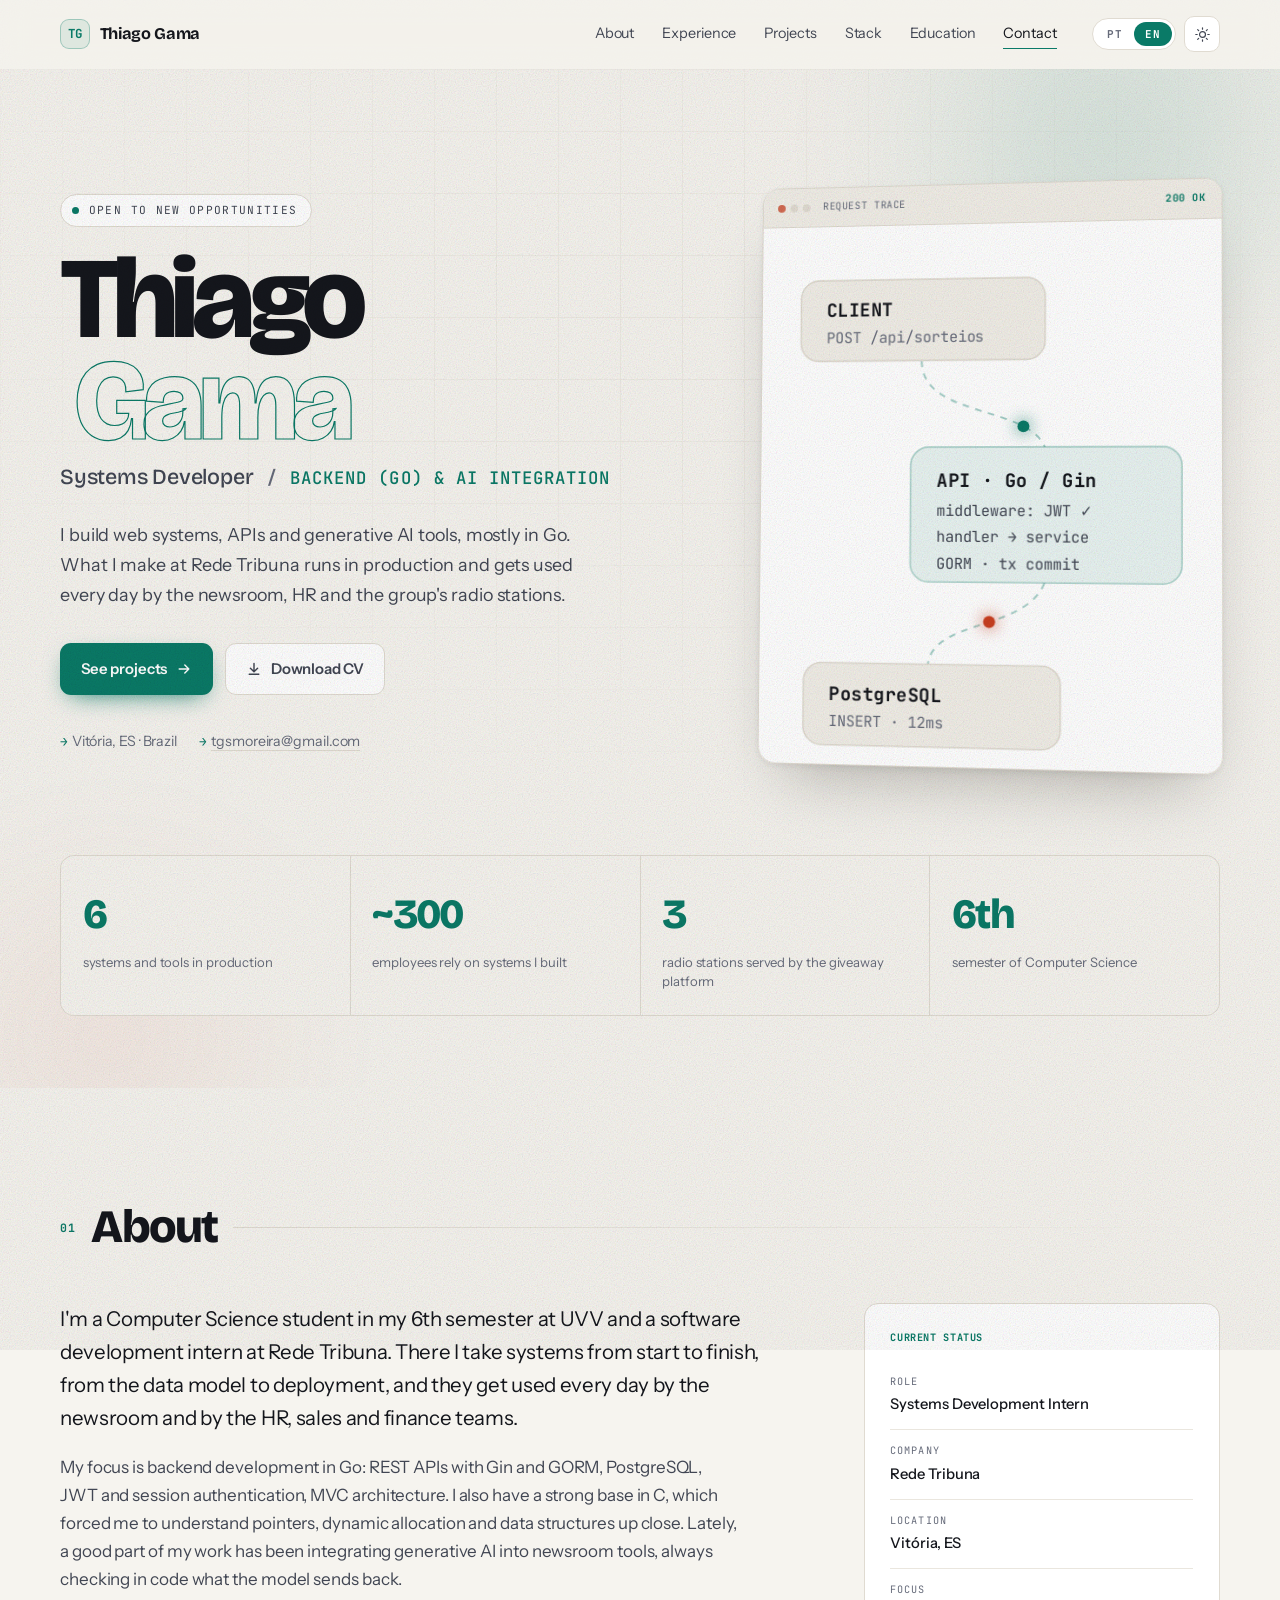
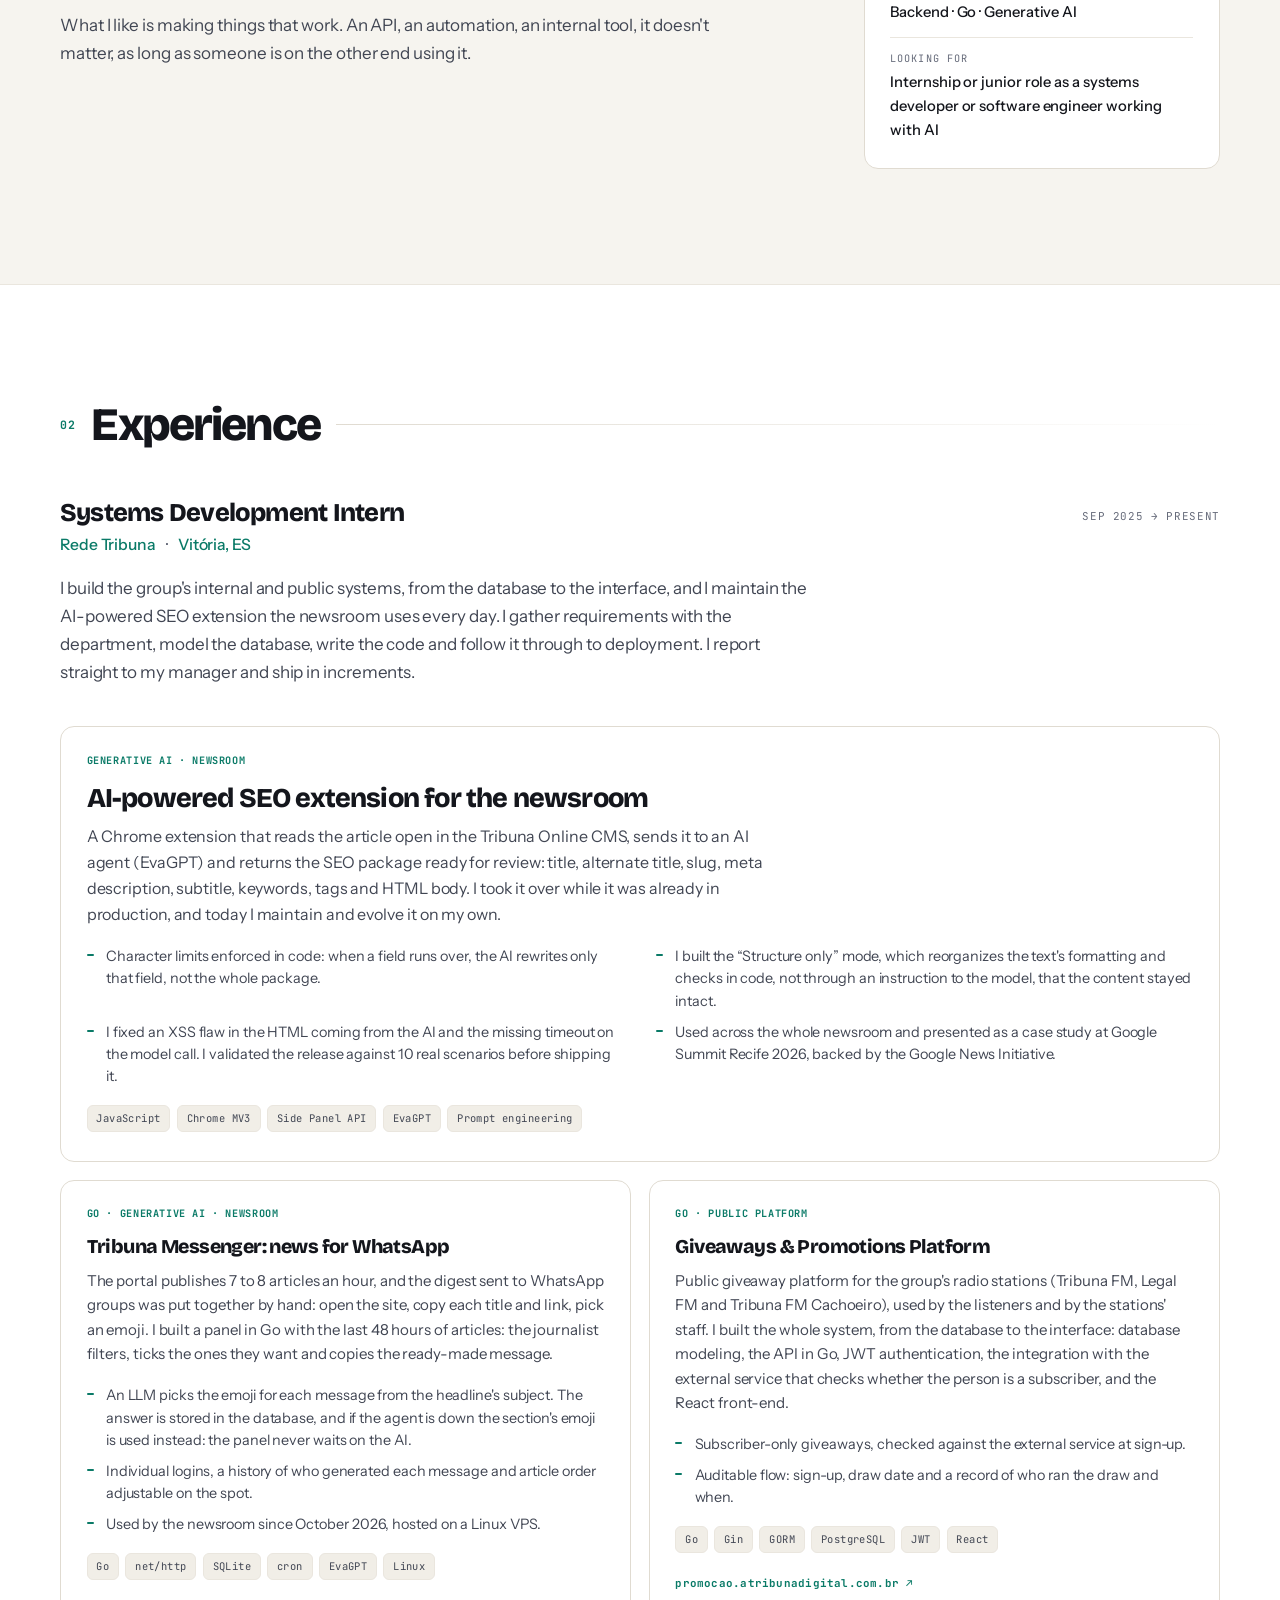
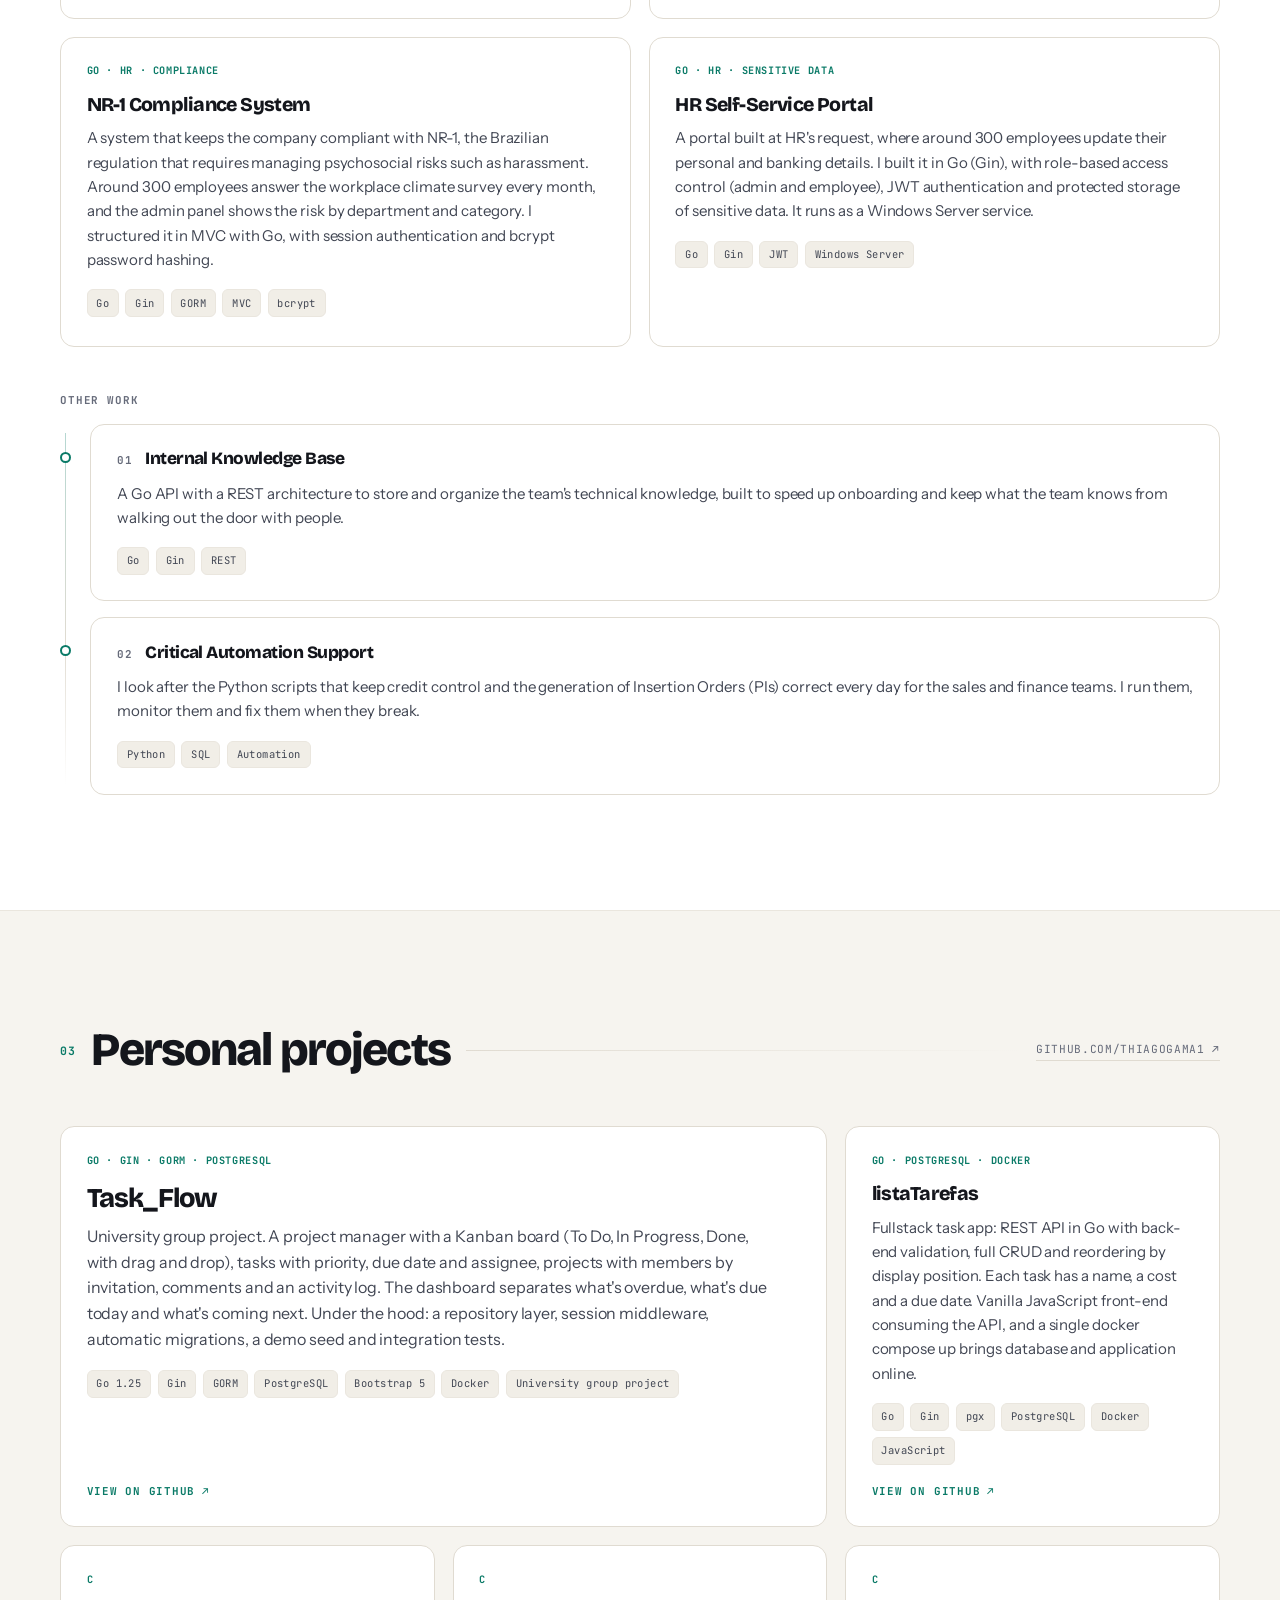
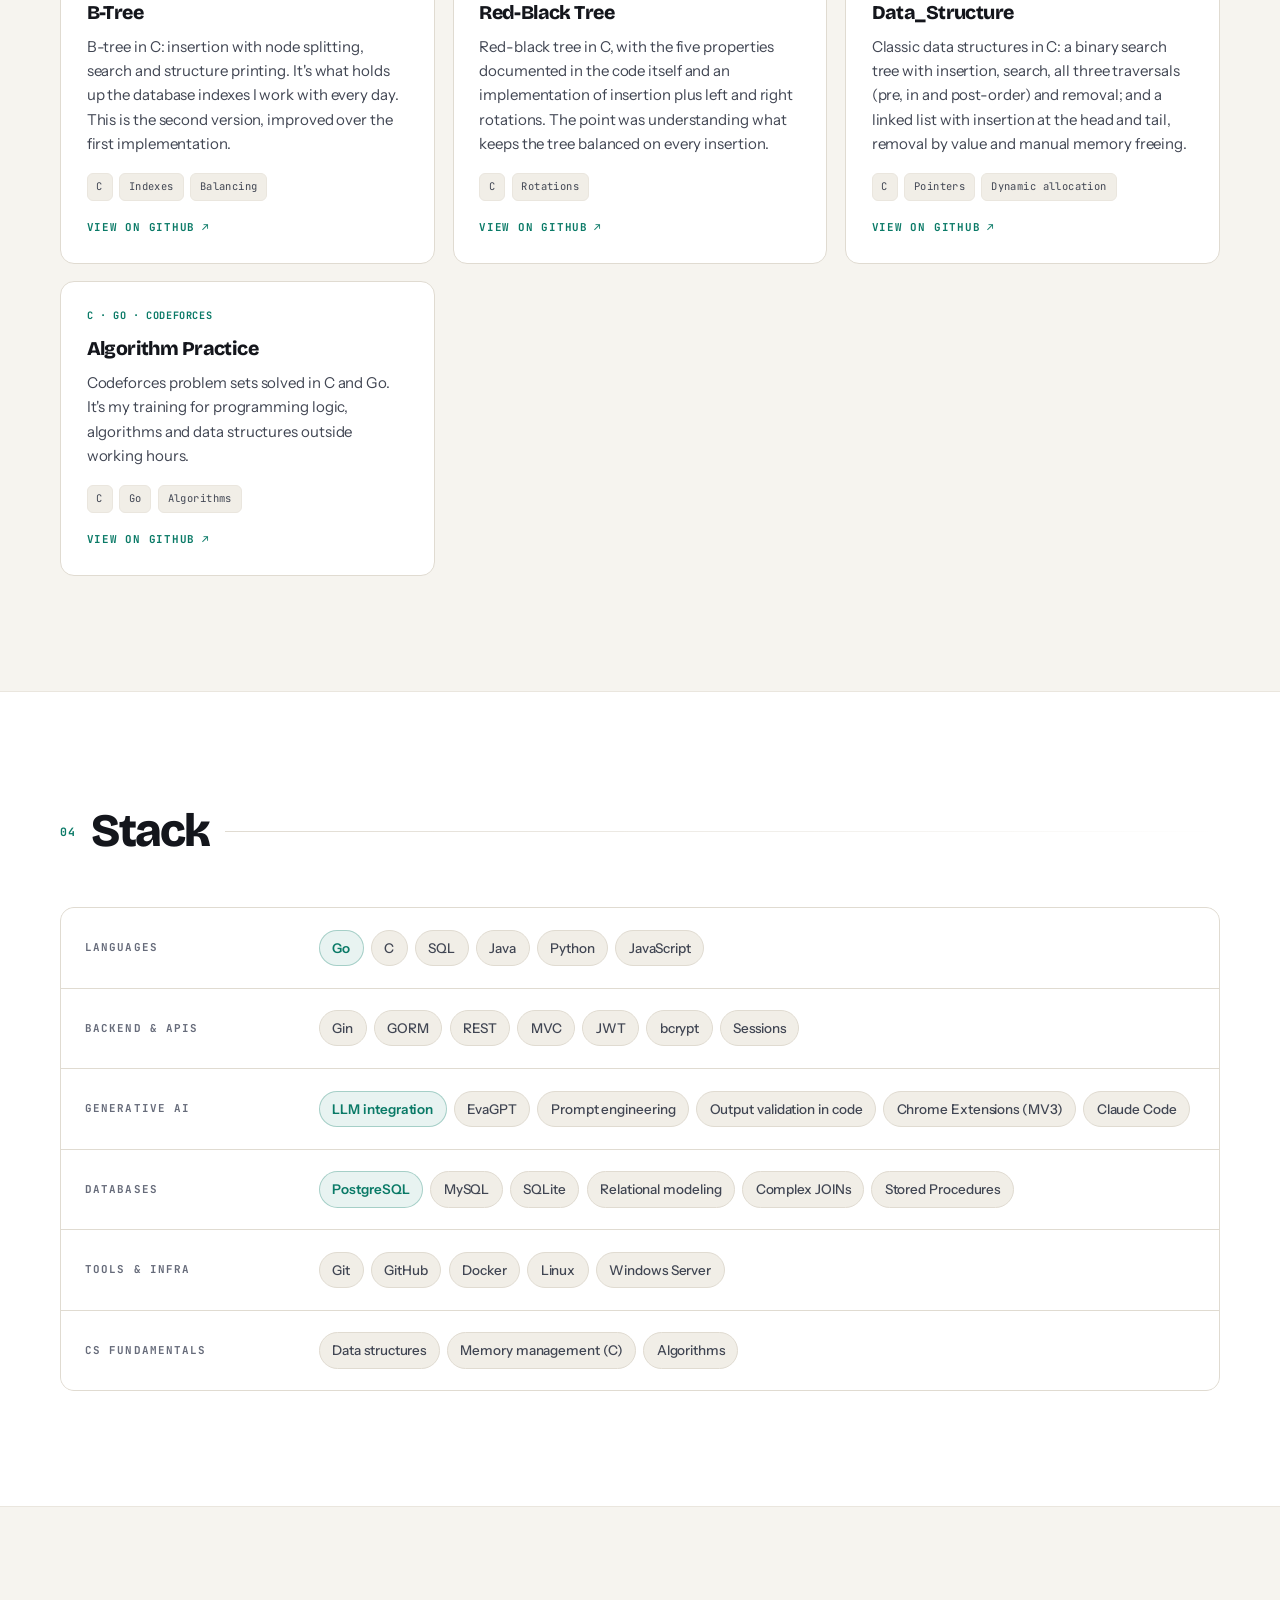
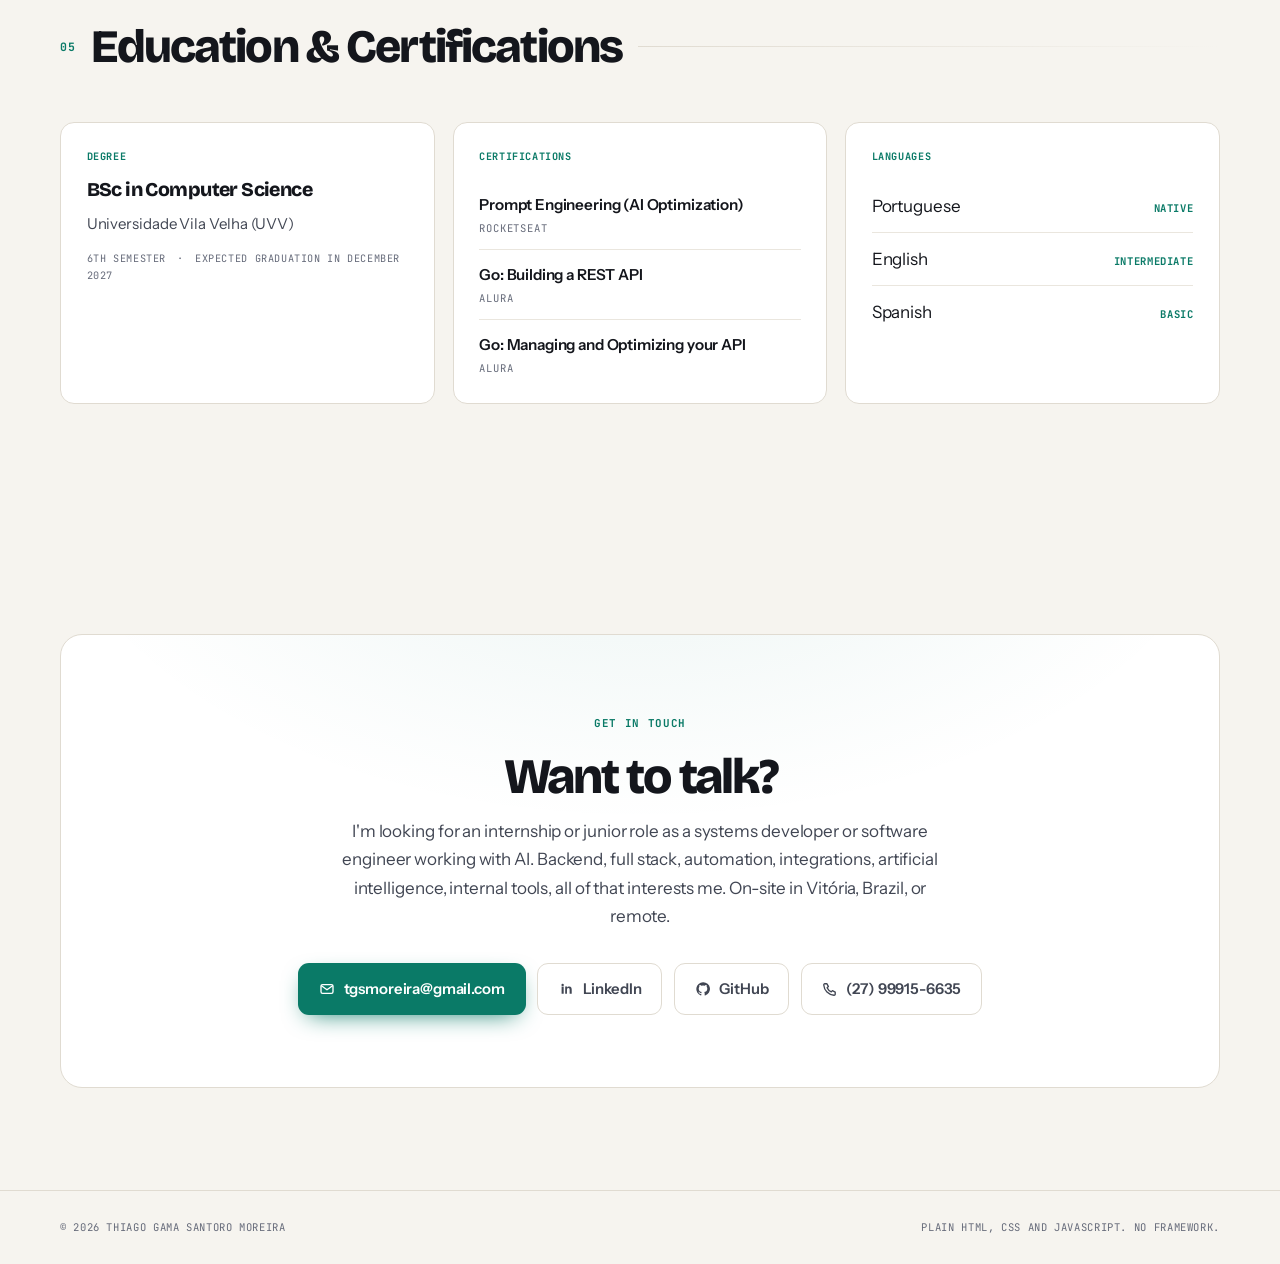
<file: index.html>
<!DOCTYPE html>
<html lang="pt-BR" data-theme="dark">
<head>
<meta charset="utf-8">
<meta name="viewport" content="width=device-width, initial-scale=1">
<title>Thiago Gama · Desenvolvedor de Sistemas | Backend (Go) e Integração com IA</title>

<meta name="description" content="Thiago Gama Santoro Moreira, desenvolvedor de sistemas: backend em Go e integração com IA generativa. APIs REST com Gin e GORM, PostgreSQL e sistemas web em produção. Estudante de Ciência da Computação na UVV, em Vitória (ES).">
<meta name="author" content="Thiago Gama Santoro Moreira">
<meta name="theme-color" content="#0A0B0F">
<link rel="canonical" href="https://thiagogama1.github.io/">

<meta property="og:type" content="website">
<meta property="og:title" content="Thiago Gama · Desenvolvedor de Sistemas | Backend (Go) e Integração com IA">
<meta property="og:description" content="Sistemas web em Go e ferramentas com IA generativa em produção na Rede Tribuna, usados por centenas de pessoas todos os meses.">
<meta property="og:url" content="https://thiagogama1.github.io/">
<meta property="og:locale" content="pt_BR">
<meta property="og:image" content="https://thiagogama1.github.io/assets/og.png">
<meta property="og:image:type" content="image/png">
<meta property="og:image:width" content="1200">
<meta property="og:image:height" content="630">
<meta property="og:image:alt" content="Thiago Gama, Desenvolvedor de Sistemas: Backend (Go) e Integração com IA">
<meta name="twitter:card" content="summary_large_image">
<meta name="twitter:image" content="https://thiagogama1.github.io/assets/og.png">

<link rel="icon" href="data:image/svg+xml,<svg xmlns='http://www.w3.org/2000/svg' viewBox='0 0 100 100'><rect width='100' height='100' rx='22' fill='%230A0B0F'/><text x='50' y='68' font-family='monospace' font-size='52' font-weight='700' fill='%232DE2C5' text-anchor='middle'>TG</text></svg>">

<link rel="preconnect" href="https://fonts.googleapis.com">
<link rel="preconnect" href="https://fonts.gstatic.com" crossorigin>
<link href="https://fonts.googleapis.com/css2?family=Bricolage+Grotesque:opsz,wght@12..96,500;12..96,700;12..96,800&family=Instrument+Sans:ital,wght@0,400;0,500;0,600;1,400&family=JetBrains+Mono:wght@400;500;700&display=swap" rel="stylesheet">
<link rel="stylesheet" href="assets/css/style.css">

<script>
  // Aplica tema e idioma antes da pintura, evitando flash.
  (function () {
    var root = document.documentElement;
    root.classList.add('js'); // o CSS só esconde os .reveal quando há JS
    var t = null, l = null;
    try { t = localStorage.getItem('tg-theme'); l = localStorage.getItem('tg-lang'); } catch (e) {}
    if (!t) t = window.matchMedia('(prefers-color-scheme: light)').matches ? 'light' : 'dark';
    root.setAttribute('data-theme', t);
    if (t === 'light') document.querySelector('meta[name="theme-color"]').setAttribute('content', '#F6F4EF');
    if (!l) l = (navigator.language || 'pt').toLowerCase().indexOf('pt') === 0 ? 'pt' : 'en';
    root.setAttribute('data-lang', l);
  })();
</script>
</head>

<body>
<div class="grain" aria-hidden="true"></div>
<div class="progress" id="progress" aria-hidden="true"></div>
<a class="skip" href="#sobre" data-i18n="a11y.skip">Pular para o conteúdo</a>

<!-- ============ NAV ============ -->
<header class="nav" id="nav">
  <div class="nav__inner">
    <a class="brand" href="#top">
      <span class="brand__mark" aria-hidden="true">TG</span>
      <span class="brand__text">Thiago Gama</span>
    </a>

    <nav class="nav__links" id="navLinks" aria-label="Menu">
      <a href="#sobre" data-i18n="nav.about">Sobre</a>
      <a href="#experiencia" data-i18n="nav.experience">Experiência</a>
      <a href="#projetos" data-i18n="nav.projects">Projetos</a>
      <a href="#stack" data-i18n="nav.stack">Stack</a>
      <a href="#formacao" data-i18n="nav.education">Formação</a>
      <a href="#contato" data-i18n="nav.contact">Contato</a>
    </nav>

    <div class="nav__actions">
      <div class="langswitch" role="group" aria-label="Idioma / Language">
        <button type="button" class="langswitch__btn" data-lang-set="pt">PT</button>
        <button type="button" class="langswitch__btn" data-lang-set="en">EN</button>
        <span class="langswitch__pill" aria-hidden="true"></span>
      </div>

      <button type="button" class="iconbtn" id="themeToggle" aria-label="Alternar tema" data-i18n-attr="aria-label:a11y.theme">
        <svg class="icon-sun" viewBox="0 0 24 24" fill="none" stroke="currentColor" stroke-width="1.7" stroke-linecap="round" aria-hidden="true">
          <circle cx="12" cy="12" r="4.2"/><path d="M12 2.5v2M12 19.5v2M2.5 12h2M19.5 12h2M5.2 5.2l1.4 1.4M17.4 17.4l1.4 1.4M18.8 5.2l-1.4 1.4M6.6 17.4l-1.4 1.4"/>
        </svg>
        <svg class="icon-moon" viewBox="0 0 24 24" fill="none" stroke="currentColor" stroke-width="1.7" stroke-linecap="round" stroke-linejoin="round" aria-hidden="true">
          <path d="M20.5 14.3A8.5 8.5 0 1 1 9.7 3.5a6.8 6.8 0 0 0 10.8 10.8Z"/>
        </svg>
      </button>

      <button type="button" class="burger" id="burger" aria-label="Menu" aria-expanded="false" aria-controls="navLinks">
        <span></span><span></span>
      </button>
    </div>
  </div>
</header>

<main>
<!-- ============ HERO ============ -->
<section class="hero" id="top">
  <div class="hero__bg" aria-hidden="true">
    <span class="blob blob--a"></span>
    <span class="blob blob--b"></span>
  </div>

  <div class="wrap hero__inner">
    <div class="hero__main">
      <p class="eyebrow reveal" data-d="0">
        <span class="pulse" aria-hidden="true"></span>
        <span data-i18n="hero.status">Aberto a novas oportunidades</span>
      </p>

      <h1 class="hero__title">
        <span class="reveal" data-d="1">Thiago</span>
        <span class="reveal accentline" data-d="2">Gama</span>
      </h1>

      <p class="hero__role reveal" data-d="3">
        <span data-i18n="hero.role">Desenvolvedor de Sistemas</span>
        <span class="sep" aria-hidden="true">/</span>
        <span class="mono" data-i18n="hero.roleTech">Backend (Go) e Integração&nbsp;com&nbsp;IA</span>
      </p>

      <p class="hero__lede reveal" data-d="4" data-i18n="hero.lede">
        Construo sistemas web, APIs e ferramentas com IA generativa, principalmente em Go. O que eu faço na Rede Tribuna roda em produção e é usado todo dia pela redação, pelo RH e pelas rádios do grupo.
      </p>

      <div class="hero__cta reveal" data-d="5">
        <a class="btn btn--primary" href="#projetos">
          <span data-i18n="hero.ctaProjects">Ver projetos</span>
          <svg viewBox="0 0 20 20" fill="none" stroke="currentColor" stroke-width="1.8" stroke-linecap="round" stroke-linejoin="round" aria-hidden="true"><path d="M4 10h12M11 5l5 5-5 5"/></svg>
        </a>
        <a class="btn btn--ghost" href="assets/Curriculo_Thiago_Gama_v6.pdf" download data-i18n-attr="href:hero.cvHref">
          <svg viewBox="0 0 20 20" fill="none" stroke="currentColor" stroke-width="1.8" stroke-linecap="round" stroke-linejoin="round" aria-hidden="true"><path d="M10 3v10M5.5 9l4.5 4.5L14.5 9M4 16.5h12"/></svg>
          <span data-i18n="hero.ctaCv">Baixar CV</span>
        </a>
      </div>

      <ul class="hero__meta reveal" data-d="6">
        <li><span class="mono">→</span> <span data-i18n="hero.loc">Vitória, ES · Brasil</span></li>
        <li><span class="mono">→</span> <a href="mailto:tgsmoreira@gmail.com">tgsmoreira@gmail.com</a></li>
      </ul>
    </div>

    <!-- Painel de trace de requisição -->
    <aside class="hero__viz reveal" data-d="4" aria-hidden="true">
      <div class="panel">
        <div class="panel__bar">
          <span class="panel__dots"><i></i><i></i><i></i></span>
          <span class="mono panel__title">request trace</span>
          <span class="mono panel__code">200 OK</span>
        </div>
        <div class="panel__body">
          <svg class="trace" viewBox="0 0 340 400" role="presentation" xmlns:xlink="http://www.w3.org/1999/xlink">
            <defs>
              <path id="p1" d="M120 96 C 120 140, 200 130, 214 162"/>
              <path id="p2" d="M214 264 C 200 300, 130 292, 126 326"/>
            </defs>

            <path class="edge" d="M120 96 C 120 140, 200 130, 214 162"/>
            <path class="edge" d="M214 264 C 200 300, 130 292, 126 326"/>

            <!-- node: client -->
            <g class="node">
              <rect x="26" y="34" width="188" height="62" rx="14"/>
              <text class="lbl" x="46" y="62">CLIENT</text>
              <text class="sub" x="46" y="82">POST /api/sorteios</text>
            </g>

            <!-- node: api -->
            <g class="node node--hot">
              <rect x="112" y="162" width="204" height="102" rx="14"/>
              <text class="lbl" x="132" y="192">API · Go / Gin</text>
              <text class="sub" x="132" y="214">middleware: JWT ✓</text>
              <text class="sub" x="132" y="234">handler → service</text>
              <text class="sub" x="132" y="254">GORM · tx commit</text>
            </g>

            <!-- node: db -->
            <g class="node">
              <rect x="30" y="326" width="196" height="62" rx="14"/>
              <text class="lbl" x="50" y="354">PostgreSQL</text>
              <text class="sub" x="50" y="374">INSERT · 12ms</text>
            </g>

            <circle class="pkt" r="4.5">
              <animateMotion dur="3.2s" repeatCount="indefinite">
                <mpath href="#p1" xlink:href="#p1"/>
              </animateMotion>
            </circle>
            <circle class="pkt pkt--2" r="4.5">
              <animateMotion dur="3.2s" begin="1.1s" repeatCount="indefinite">
                <mpath href="#p2" xlink:href="#p2"/>
              </animateMotion>
            </circle>
          </svg>
        </div>
      </div>
    </aside>
  </div>

  <!-- ============ STATS ============ -->
  <div class="wrap">
    <ul class="stats reveal">
      <li class="stat">
        <span class="stat__num" data-count="6" data-suffix="">6</span>
        <span class="stat__lbl" data-i18n="stats.systems">sistemas e ferramentas em produção</span>
      </li>
      <li class="stat">
        <span class="stat__num" data-count="300" data-prefix="~">~300</span>
        <span class="stat__lbl" data-i18n="stats.users">colaboradores usam meus sistemas</span>
      </li>
      <li class="stat">
        <span class="stat__num" data-count="3" data-suffix="">3</span>
        <span class="stat__lbl" data-i18n="stats.radios">rádios servidas pela plataforma de sorteios</span>
      </li>
      <li class="stat">
        <span class="stat__num" data-count="6" data-suffix="º">6º</span>
        <span class="stat__lbl" data-i18n="stats.semester">período de Ciência da Computação</span>
      </li>
    </ul>
  </div>
</section>

<!-- ============ SOBRE ============ -->
<section class="sec" id="sobre">
  <div class="wrap">
    <header class="sechead reveal">
      <span class="mono sechead__idx">01</span>
      <h2 class="sechead__title" data-i18n="about.title">Sobre</h2>
      <span class="sechead__rule" aria-hidden="true"></span>
    </header>

    <div class="about">
      <div class="about__text">
        <p class="lead reveal" data-i18n="about.p1">
          Sou estudante de Ciência da Computação no 6º período da UVV e estagiário de desenvolvimento de sistemas na Rede Tribuna. Lá eu pego os sistemas do começo ao fim, do modelo de dados ao deploy, e eles são usados todo dia pela redação e pelas áreas de RH, comercial e financeiro.
        </p>
        <p class="reveal" data-i18n="about.p2">
          Meu foco é backend em Go: APIs REST com Gin e GORM, PostgreSQL, autenticação com JWT e sessão, arquitetura MVC. Tenho também uma base forte em C, que me obrigou a entender ponteiros, alocação dinâmica e estruturas de dados de perto. Nos últimos meses, boa parte do trabalho tem sido integrar IA generativa a ferramentas da redação, sempre conferindo por código o que o modelo devolve.
        </p>
        <p class="reveal" data-i18n="about.p3">
          Gosto de fazer coisa que funciona. API, automação, ferramenta interna, tanto faz: o que importa é ter alguém do outro lado usando.
        </p>
      </div>

      <aside class="about__card reveal">
        <div class="card card--quiet">
          <p class="mono card__kicker" data-i18n="about.nowTitle">status atual</p>
          <dl class="deflist">
            <div><dt data-i18n="about.roleK">Cargo</dt><dd data-i18n="about.roleV">Estagiário de Desenvolvimento de Sistemas</dd></div>
            <div><dt data-i18n="about.companyK">Empresa</dt><dd>Rede Tribuna</dd></div>
            <div><dt data-i18n="about.locK">Local</dt><dd>Vitória, ES</dd></div>
            <div><dt data-i18n="about.focusK">Foco</dt><dd data-i18n="about.focusV">Backend · Go · IA generativa</dd></div>
            <div><dt data-i18n="about.seekK">Buscando</dt><dd data-i18n="about.seekV">Estágio ou vaga júnior como desenvolvedor de sistemas ou engenheiro de software com IA</dd></div>
          </dl>
        </div>
      </aside>
    </div>
  </div>
</section>

<!-- ============ EXPERIÊNCIA ============ -->
<section class="sec sec--alt" id="experiencia">
  <div class="wrap">
    <header class="sechead reveal">
      <span class="mono sechead__idx">02</span>
      <h2 class="sechead__title" data-i18n="exp.title">Experiência</h2>
      <span class="sechead__rule" aria-hidden="true"></span>
    </header>

    <div class="job reveal">
      <div class="job__head">
        <div>
          <h3 class="job__role" data-i18n="exp.jobRole">Estagiário de Desenvolvimento de Sistemas</h3>
          <p class="job__co">Rede Tribuna <span class="sep">·</span> Vitória, ES</p>
        </div>
        <p class="mono job__when"><span data-i18n="exp.jobFrom">Set 2025</span> <span aria-hidden="true">→</span> <span data-i18n="exp.jobTo">atual</span></p>
      </div>
      <p class="job__intro" data-i18n="exp.jobIntro">
        Desenvolvo os sistemas internos e públicos do grupo, do banco à interface, e mantenho a extensão de SEO com IA que a redação usa todo dia. Levanto o requisito com a área, modelo o banco, escrevo o código e acompanho até o deploy. Reporto direto ao gestor e entrego em partes.
      </p>
    </div>

    <div class="grid cases">
      <article class="card card--case card--feature reveal">
        <p class="mono card__kicker" data-i18n="exp.c1k">IA generativa · Redação</p>
        <h3 class="card__title" data-i18n="exp.c1t">Extensão de SEO com IA para a redação</h3>
        <p class="card__desc" data-i18n="exp.c1d">
          Extensão de Chrome que lê a matéria aberta no CMS da Tribuna Online, manda para um agente de IA (EvaGPT) e devolve o pacote de SEO pronto para revisão: título, título alternativo, slug, meta descrição, subtítulo, palavras-chave, tags e corpo em HTML. Assumi a extensão quando ela já estava em produção e hoje a mantenho e evoluo sozinho.
        </p>
        <ul class="facts">
          <li data-i18n="exp.c1f1">Limite de caracteres garantido no código: se um campo estoura, a IA refaz só aquele campo, não o pacote inteiro.</li>
          <li data-i18n="exp.c1f2">Criei a função “Só estrutura”, que reorganiza a formatação do texto e confere por código, e não por instrução ao modelo, que o conteúdo ficou intacto.</li>
          <li data-i18n="exp.c1f3">Corrigi uma falha de XSS no HTML vindo da IA e a falta de timeout na chamada ao modelo. Validei a versão com 10 cenários reais antes de subir.</li>
          <li data-i18n="exp.c1f4">Em uso em toda a redação e apresentada como case no Google Summit Recife 2026, com apoio do Google News Initiative.</li>
        </ul>
        <ul class="tags"><li>JavaScript</li><li>Chrome MV3</li><li>Side Panel API</li><li>EvaGPT</li><li data-i18n="exp.tagPrompt">Engenharia de prompt</li></ul>
      </article>

      <article class="card card--case reveal">
        <p class="mono card__kicker" data-i18n="exp.c2k">Go · IA generativa · Redação</p>
        <h3 class="card__title" data-i18n="exp.c2t">Tribuna Messenger: matérias para o WhatsApp</h3>
        <p class="card__desc" data-i18n="exp.c2d">
          O portal publica de 7 a 8 matérias por hora, e o resumo que vai para os grupos de WhatsApp era montado na mão: abrir o site, copiar título e link, escolher emoji. Fiz em Go um painel com as matérias das últimas 48 horas: o jornalista filtra, marca as que quer e copia a mensagem pronta.
        </p>
        <ul class="facts">
          <li data-i18n="exp.c2f1">Um LLM escolhe o emoji de cada mensagem pelo assunto da manchete. A resposta fica gravada no banco e, se o agente cair, vale o emoji da editoria: o painel nunca espera pela IA.</li>
          <li data-i18n="exp.c2f2">Login individual, histórico de quem gerou cada mensagem e ordem das matérias ajustável na hora.</li>
          <li data-i18n="exp.c2f3">Em uso pela redação desde outubro de 2026, hospedado numa VPS Linux.</li>
        </ul>
        <ul class="tags"><li>Go</li><li>net/http</li><li>SQLite</li><li>cron</li><li>EvaGPT</li><li>Linux</li></ul>
      </article>

      <article class="card card--case reveal">
        <p class="mono card__kicker" data-i18n="exp.c3k">Go · Plataforma pública</p>
        <h3 class="card__title" data-i18n="exp.p1t">Plataforma de Sorteios e Promoções</h3>
        <p class="card__desc" data-i18n="exp.p1d">
          Plataforma pública de sorteios das rádios do grupo (Tribuna FM, Legal FM e Tribuna FM Cachoeiro), usada pelos ouvintes e pela equipe das emissoras. Fiz o sistema completo, do banco à interface: modelagem do banco, API em Go, autenticação JWT, integração com o serviço externo que verifica se a pessoa é assinante e o front-end em React.
        </p>
        <ul class="facts">
          <li data-i18n="exp.c3f1">Sorteios exclusivos para assinantes, checados no serviço externo no momento da inscrição.</li>
          <li data-i18n="exp.c3f2">Fluxo auditável: inscrição, data do sorteio e registro de quem sorteou e quando.</li>
        </ul>
        <ul class="tags"><li>Go</li><li>Gin</li><li>GORM</li><li>PostgreSQL</li><li>JWT</li><li>React</li></ul>
        <a class="card__link" href="https://promocao.atribunadigital.com.br" target="_blank" rel="noopener">
          promocao.atribunadigital.com.br <span aria-hidden="true">↗</span>
        </a>
      </article>

      <article class="card card--case reveal">
        <p class="mono card__kicker" data-i18n="exp.c4k">Go · RH · Conformidade</p>
        <h3 class="card__title" data-i18n="exp.p2t">Sistema de Conformidade com a NR-1</h3>
        <p class="card__desc" data-i18n="exp.p2d">
          Sistema para a empresa cumprir a NR-1, que exige a gestão de riscos psicossociais como o assédio. Cerca de 300 funcionários respondem todo mês ao diagnóstico de clima, e o painel administrativo mostra o risco por setor e por categoria. Estruturei em MVC com Go, com autenticação por sessão e senha com bcrypt.
        </p>
        <ul class="tags"><li>Go</li><li>Gin</li><li>GORM</li><li>MVC</li><li>bcrypt</li></ul>
      </article>

      <article class="card card--case reveal">
        <p class="mono card__kicker" data-i18n="exp.c5k">Go · RH · Dados sensíveis</p>
        <h3 class="card__title" data-i18n="exp.p3t">Portal de Autoatendimento do RH</h3>
        <p class="card__desc" data-i18n="exp.p3d">
          Portal feito a pedido do RH, onde cerca de 300 colaboradores atualizam dados cadastrais e bancários. Desenvolvi em Go (Gin), com controle de acesso por perfil (administrador e colaborador), autenticação por JWT e armazenamento protegido dos dados sensíveis. Roda como serviço no Windows Server.
        </p>
        <ul class="tags"><li>Go</li><li>Gin</li><li>JWT</li><li>Windows Server</li></ul>
      </article>
    </div>

    <h3 class="subhead mono reveal" data-i18n="exp.otherT">outras frentes</h3>
    <ol class="tl">
      <li class="tl__item reveal">
        <div class="card card--work">
          <div class="card__top">
            <span class="mono card__idx">01</span>
            <h4 class="card__title" data-i18n="exp.p4t">Base de Conhecimento Interna</h4>
          </div>
          <p class="card__desc" data-i18n="exp.p4d">
            API em Go com arquitetura REST para guardar e organizar o conhecimento técnico do time, feita para acelerar o treinamento de quem entra e não deixar o que a equipe sabe ir embora junto com as pessoas.
          </p>
          <ul class="tags"><li>Go</li><li>Gin</li><li>REST</li></ul>
        </div>
      </li>

      <li class="tl__item reveal">
        <div class="card card--work">
          <div class="card__top">
            <span class="mono card__idx">02</span>
            <h4 class="card__title" data-i18n="exp.p5t">Sustentação de Automações Críticas</h4>
          </div>
          <p class="card__desc" data-i18n="exp.p5d">
            Cuido dos scripts em Python que garantem a integridade diária do controle de crédito e da geração de Pedidos de Inserção (PIs) do comercial e do financeiro. Executo, monitoro e corrijo quando quebra.
          </p>
          <ul class="tags"><li>Python</li><li>SQL</li><li data-i18n="exp.tagAuto">Automação</li></ul>
        </div>
      </li>
    </ol>
  </div>
</section>

<!-- ============ PROJETOS ============ -->
<section class="sec" id="projetos">
  <div class="wrap">
    <header class="sechead reveal">
      <span class="mono sechead__idx">03</span>
      <h2 class="sechead__title" data-i18n="proj.title">Projetos pessoais</h2>
      <span class="sechead__rule" aria-hidden="true"></span>
      <a class="sechead__link mono" href="https://github.com/ThiagoGama1" target="_blank" rel="noopener">
        github.com/ThiagoGama1 ↗
      </a>
    </header>

    <div class="grid">
      <article class="card card--proj card--feature reveal">
        <p class="mono card__kicker">Go · Gin · GORM · PostgreSQL</p>
        <h3 class="card__title">Task_Flow</h3>
        <p class="card__desc" data-i18n="proj.taskflow">
          Projeto em grupo da faculdade. Gerenciador de projetos com quadro Kanban (A Fazer, Em Andamento, Concluído, com arrastar e soltar), tarefas com prioridade, prazo e responsável, projetos com membros por convite, comentários e log de atividades. O dashboard separa o que está atrasado, o que vence hoje e o que vem depois. Por dentro: camada de repositórios, middleware de sessão, migrations automáticas, seed de demonstração e testes de integração.
        </p>
        <ul class="tags"><li>Go 1.25</li><li>Gin</li><li>GORM</li><li>PostgreSQL</li><li>Bootstrap 5</li><li>Docker</li><li class="tag--note" data-i18n="proj.group">Projeto em grupo da faculdade</li></ul>
        <a class="card__link" href="https://github.com/ThiagoGama1/Task_Flow" target="_blank" rel="noopener">
          <span data-i18n="proj.view">Ver no GitHub</span> <span aria-hidden="true">↗</span>
        </a>
      </article>

      <article class="card card--proj reveal">
        <p class="mono card__kicker">Go · PostgreSQL · Docker</p>
        <h3 class="card__title">listaTarefas</h3>
        <p class="card__desc" data-i18n="proj.lista">
          Aplicação fullstack de tarefas: API REST em Go com validação no back-end, CRUD completo e reordenação por posição de exibição. Cada tarefa tem nome, custo e data limite. Front-end em JavaScript puro consumindo a API, e um único docker compose up sobe banco e aplicação.
        </p>
        <ul class="tags"><li>Go</li><li>Gin</li><li>pgx</li><li>PostgreSQL</li><li>Docker</li><li>JavaScript</li></ul>
        <a class="card__link" href="https://github.com/ThiagoGama1/listaTarefas" target="_blank" rel="noopener">
          <span data-i18n="proj.view">Ver no GitHub</span> <span aria-hidden="true">↗</span>
        </a>
      </article>

      <article class="card card--proj reveal">
        <p class="mono card__kicker">C</p>
        <h3 class="card__title" data-i18n="proj.btreeT">Árvore B</h3>
        <p class="card__desc" data-i18n="proj.btreeD">
          Árvore B em C: inserção com split de nós, busca e exibição da estrutura. É o que sustenta os índices dos bancos de dados que uso no dia a dia. Esta é a segunda versão, com melhorias sobre a primeira implementação.
        </p>
        <ul class="tags"><li>C</li><li data-i18n="proj.tagIdx">Índices</li><li data-i18n="proj.tagBal">Balanceamento</li></ul>
        <a class="card__link" href="https://github.com/ThiagoGama1/B_tree2" target="_blank" rel="noopener">
          <span data-i18n="proj.view">Ver no GitHub</span> <span aria-hidden="true">↗</span>
        </a>
      </article>

      <article class="card card--proj reveal">
        <p class="mono card__kicker">C</p>
        <h3 class="card__title" data-i18n="proj.rbT">Árvore Rubro-Negra</h3>
        <p class="card__desc" data-i18n="proj.rbD">
          Árvore rubro-negra em C, com as cinco propriedades documentadas no próprio código e implementação de inserção e das rotações à esquerda e à direita. O foco foi entender o que mantém a árvore balanceada a cada inserção.
        </p>
        <ul class="tags"><li>C</li><li data-i18n="proj.tagRot">Rotações</li></ul>
        <a class="card__link" href="https://github.com/ThiagoGama1/arvore_rubro_negra" target="_blank" rel="noopener">
          <span data-i18n="proj.view">Ver no GitHub</span> <span aria-hidden="true">↗</span>
        </a>
      </article>

      <article class="card card--proj reveal">
        <p class="mono card__kicker">C</p>
        <h3 class="card__title">Data_Structure</h3>
        <p class="card__desc" data-i18n="proj.dsD">
          Estruturas de dados clássicas em C: árvore binária de busca com inserção, busca, os três percursos (pré, em e pós-ordem) e remoção; e lista encadeada com inserção no início e no fim, remoção por valor e liberação manual de memória.
        </p>
        <ul class="tags"><li>C</li><li data-i18n="proj.tagPtr">Ponteiros</li><li data-i18n="proj.tagAlloc">Alocação dinâmica</li></ul>
        <a class="card__link" href="https://github.com/ThiagoGama1/Data_Structure" target="_blank" rel="noopener">
          <span data-i18n="proj.view">Ver no GitHub</span> <span aria-hidden="true">↗</span>
        </a>
      </article>

      <article class="card card--proj reveal">
        <p class="mono card__kicker">C · Go · Codeforces</p>
        <h3 class="card__title" data-i18n="proj.cfT">Treino em Algoritmos</h3>
        <p class="card__desc" data-i18n="proj.cfD">
          Problem sets do Codeforces resolvidos em C e Go. É o meu treino de lógica de programação, algoritmos e estruturas de dados fora do horário de trabalho.
        </p>
        <ul class="tags"><li>C</li><li>Go</li><li data-i18n="stack.algo">Algoritmos</li></ul>
        <a class="card__link" href="https://github.com/ThiagoGama1/exercicios_de_logica_codeforces" target="_blank" rel="noopener">
          <span data-i18n="proj.view">Ver no GitHub</span> <span aria-hidden="true">↗</span>
        </a>
      </article>
    </div>
  </div>
</section>

<!-- ============ STACK ============ -->
<section class="sec sec--alt" id="stack">
  <div class="wrap">
    <header class="sechead reveal">
      <span class="mono sechead__idx">04</span>
      <h2 class="sechead__title" data-i18n="stack.title">Stack</h2>
      <span class="sechead__rule" aria-hidden="true"></span>
    </header>

    <div class="stack">
      <div class="stack__grp reveal">
        <h3 class="stack__h mono" data-i18n="stack.lang">Linguagens</h3>
        <ul class="chips"><li class="chip chip--hi">Go</li><li class="chip">C</li><li class="chip">SQL</li><li class="chip">Java</li><li class="chip">Python</li><li class="chip">JavaScript</li></ul>
      </div>
      <div class="stack__grp reveal">
        <h3 class="stack__h mono" data-i18n="stack.backend">Backend &amp; APIs</h3>
        <ul class="chips"><li class="chip">Gin</li><li class="chip">GORM</li><li class="chip">REST</li><li class="chip">MVC</li><li class="chip">JWT</li><li class="chip">bcrypt</li><li class="chip" data-i18n="stack.sessions">Sessões</li></ul>
      </div>
      <div class="stack__grp reveal">
        <h3 class="stack__h mono" data-i18n="stack.ai">IA generativa</h3>
        <ul class="chips"><li class="chip chip--hi" data-i18n="stack.llm">Integração de LLMs</li><li class="chip">EvaGPT</li><li class="chip" data-i18n="stack.prompt">Engenharia de prompt</li><li class="chip" data-i18n="stack.validate">Validação da saída por código</li><li class="chip">Chrome Extensions (MV3)</li><li class="chip">Claude Code</li></ul>
      </div>
      <div class="stack__grp reveal">
        <h3 class="stack__h mono" data-i18n="stack.db">Banco de dados</h3>
        <ul class="chips"><li class="chip chip--hi">PostgreSQL</li><li class="chip">MySQL</li><li class="chip">SQLite</li><li class="chip" data-i18n="stack.modeling">Modelagem relacional</li><li class="chip" data-i18n="stack.joins">JOINs complexos</li><li class="chip">Stored Procedures</li></ul>
      </div>
      <div class="stack__grp reveal">
        <h3 class="stack__h mono" data-i18n="stack.tools">Ferramentas &amp; Infra</h3>
        <ul class="chips"><li class="chip">Git</li><li class="chip">GitHub</li><li class="chip">Docker</li><li class="chip">Linux</li><li class="chip">Windows Server</li></ul>
      </div>
      <div class="stack__grp reveal">
        <h3 class="stack__h mono" data-i18n="stack.cs">Fundamentos</h3>
        <ul class="chips"><li class="chip" data-i18n="stack.ds">Estruturas de dados</li><li class="chip" data-i18n="stack.mem">Gerenciamento de memória (C)</li><li class="chip" data-i18n="stack.algo">Algoritmos</li></ul>
      </div>
    </div>
  </div>
</section>

<!-- ============ FORMAÇÃO ============ -->
<section class="sec" id="formacao">
  <div class="wrap">
    <header class="sechead reveal">
      <span class="mono sechead__idx">05</span>
      <h2 class="sechead__title" data-i18n="edu.title">Formação &amp; Certificações</h2>
      <span class="sechead__rule" aria-hidden="true"></span>
    </header>

    <div class="edu">
      <div class="card card--edu reveal">
        <p class="mono card__kicker" data-i18n="edu.degreeK">graduação</p>
        <h3 class="card__title" data-i18n="edu.degree">Bacharelado em Ciência da Computação</h3>
        <p class="card__desc">Universidade Vila Velha (UVV)</p>
        <p class="mono card__meta"><span data-i18n="edu.sem">6º período</span> <span class="sep">·</span> <span data-i18n="edu.grad">conclusão prevista em 2027</span></p>
      </div>

      <div class="card card--edu reveal">
        <p class="mono card__kicker" data-i18n="edu.certK">certificações</p>
        <ul class="certs">
          <li><strong data-i18n="edu.c1">Engenharia de Prompt (AI Optimization)</strong><span>Rocketseat</span></li>
          <li><strong data-i18n="edu.c2">Go: Criando uma API REST</strong><span>Alura</span></li>
          <li><strong data-i18n="edu.c3">Go: Gerenciando e Otimizando sua API</strong><span>Alura</span></li>
        </ul>
      </div>

      <div class="card card--edu reveal">
        <p class="mono card__kicker" data-i18n="edu.langK">idiomas</p>
        <ul class="langs">
          <li><span data-i18n="edu.pt">Português</span><b class="mono" data-i18n="edu.ptL">nativo</b></li>
          <li><span data-i18n="edu.en">Inglês</span><b class="mono" data-i18n="edu.enL">intermediário</b></li>
          <li><span data-i18n="edu.es">Espanhol</span><b class="mono" data-i18n="edu.esL">básico</b></li>
        </ul>
      </div>
    </div>
  </div>
</section>

<!-- ============ CONTATO ============ -->
<section class="sec sec--contact" id="contato">
  <div class="wrap">
    <div class="cta reveal">
      <span class="mono cta__kicker" data-i18n="contact.kicker">contato</span>
      <h2 class="cta__title" data-i18n="contact.title">Vamos conversar?</h2>
      <p class="cta__lede" data-i18n="contact.lede">
        Procuro estágio ou vaga júnior como desenvolvedor de sistemas ou engenheiro de software com IA. Backend, full stack, automação, integrações, inteligência artificial, ferramentas internas, tudo isso me interessa. Presencial em Vitória (ES) ou remoto.
      </p>

      <div class="cta__links">
        <a class="btn btn--primary" href="mailto:tgsmoreira@gmail.com">
          <svg viewBox="0 0 20 20" fill="none" stroke="currentColor" stroke-width="1.7" stroke-linecap="round" stroke-linejoin="round" aria-hidden="true"><rect x="2.5" y="4.5" width="15" height="11" rx="2"/><path d="M3 6l7 5 7-5"/></svg>
          tgsmoreira@gmail.com
        </a>
        <a class="btn btn--ghost" href="https://www.linkedin.com/in/thiago-gama-santoro" target="_blank" rel="noopener">
          <svg viewBox="0 0 20 20" fill="currentColor" aria-hidden="true"><path d="M4.5 7h2.6v9H4.5V7Zm1.3-3.6a1.5 1.5 0 1 1 0 3 1.5 1.5 0 0 1 0-3ZM9 7h2.5v1.25h.04c.35-.66 1.2-1.35 2.47-1.35 2.64 0 3.13 1.7 3.13 3.92V16h-2.6v-4.6c0-1.1-.02-2.5-1.55-2.5-1.55 0-1.79 1.2-1.79 2.43V16H9V7Z"/></svg>
          LinkedIn
        </a>
        <a class="btn btn--ghost" href="https://github.com/ThiagoGama1" target="_blank" rel="noopener">
          <svg viewBox="0 0 20 20" fill="currentColor" aria-hidden="true"><path d="M10 1.6a8.4 8.4 0 0 0-2.66 16.37c.42.08.57-.18.57-.4v-1.5c-2.34.5-2.83-1-2.83-1-.38-.98-.94-1.24-.94-1.24-.77-.53.06-.51.06-.51.85.06 1.3.87 1.3.87.75 1.3 1.98.92 2.46.7.08-.55.3-.92.54-1.13-1.87-.21-3.83-.94-3.83-4.16 0-.92.33-1.67.87-2.26-.09-.21-.38-1.07.08-2.23 0 0 .7-.23 2.3.86a7.9 7.9 0 0 1 4.2 0c1.6-1.09 2.3-.86 2.3-.86.46 1.16.17 2.02.08 2.23.54.59.86 1.34.86 2.26 0 3.23-1.96 3.94-3.84 4.15.3.26.57.78.57 1.58v2.34c0 .23.15.49.58.4A8.4 8.4 0 0 0 10 1.6Z"/></svg>
          GitHub
        </a>
        <a class="btn btn--ghost" href="tel:+5527999156635">
          <svg viewBox="0 0 20 20" fill="none" stroke="currentColor" stroke-width="1.7" stroke-linecap="round" stroke-linejoin="round" aria-hidden="true"><path d="M6.2 3.5 8 7l-1.6 1.4a10 10 0 0 0 5.2 5.2L13 12l3.5 1.8v2.7c0 .8-.7 1.4-1.5 1.3A13.8 13.8 0 0 1 2.2 5c-.1-.8.5-1.5 1.3-1.5h2.7Z"/></svg>
          (27) 99915-6635
        </a>
      </div>
    </div>
  </div>
</section>
</main>

<footer class="foot">
  <div class="wrap foot__inner">
    <p class="mono">© <span id="year">2026</span> Thiago Gama Santoro Moreira</p>
    <p class="mono foot__built" data-i18n="footer.built">HTML, CSS e JavaScript puro. Sem framework.</p>
  </div>
</footer>

<script src="assets/js/i18n.js"></script>
<script src="assets/js/main.js"></script>
</body>
</html>
</file>
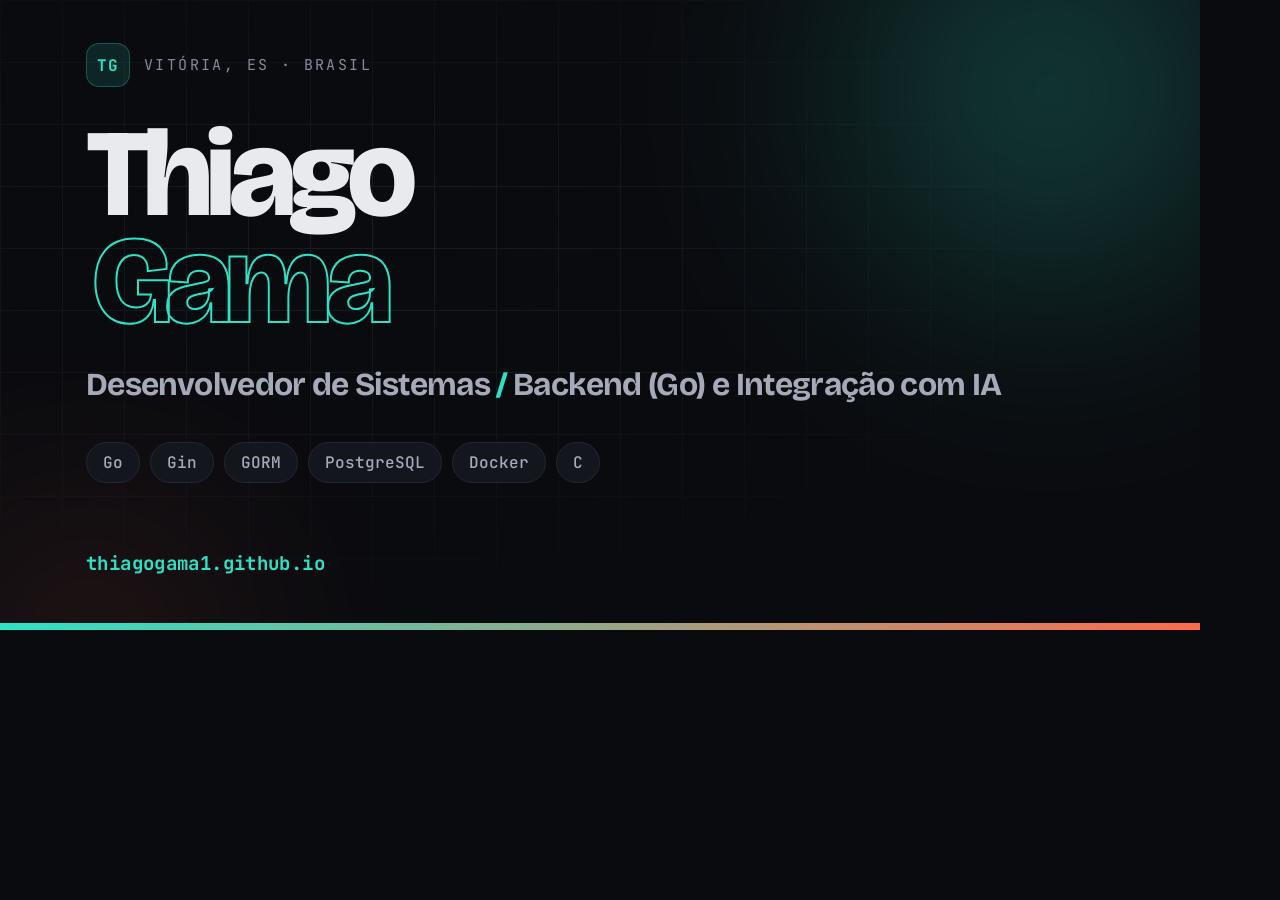
<file: assets/og-source.html>
<!DOCTYPE html>
<!-- Fonte da imagem de prévia (Open Graph). Para regerar:
     chrome --headless --screenshot=assets/og.png --window-size=1200,630 assets/og-source.html -->
<html lang="pt-BR">
<head>
<meta charset="utf-8">
<link href="https://fonts.googleapis.com/css2?family=Bricolage+Grotesque:opsz,wght@12..96,700;12..96,800&family=Instrument+Sans:wght@400;500&family=JetBrains+Mono:wght@500;700&display=swap" rel="stylesheet">
<style>
  * { margin: 0; padding: 0; box-sizing: border-box; }
  html, body { width: 1200px; height: 630px; overflow: hidden; }
  body {
    background: #0A0B0F;
    color: #E9EAEE;
    font-family: "Instrument Sans", sans-serif;
    position: relative;
    display: flex; flex-direction: column; justify-content: center;
    padding: 0 86px 104px; /* recuo inferior empurra o bloco central para cima, dando ar à URL */
  }
  /* grade de blueprint */
  .grid {
    position: absolute; inset: 0;
    background-image:
      linear-gradient(to right, #1A1D26 1px, transparent 1px),
      linear-gradient(to bottom, #1A1D26 1px, transparent 1px);
    background-size: 62px 62px;
    -webkit-mask-image: radial-gradient(ellipse 85% 75% at 30% 40%, #000 0%, transparent 78%);
  }
  .glow {
    position: absolute; width: 620px; height: 620px; border-radius: 50%;
    top: -220px; right: -160px; filter: blur(100px); opacity: .30;
    background: radial-gradient(circle, #2DE2C5, transparent 68%);
  }
  .glow2 {
    position: absolute; width: 420px; height: 420px; border-radius: 50%;
    bottom: -220px; left: -120px; filter: blur(100px); opacity: .16;
    background: radial-gradient(circle, #FF6B4A, transparent 68%);
  }
  .content { position: relative; }

  .mark {
    display: inline-flex; align-items: center; gap: 14px;
    font-family: "JetBrains Mono", monospace; font-size: 15px;
    letter-spacing: .16em; text-transform: uppercase; color: #848A99;
    margin-bottom: 34px;
  }
  .mark b {
    display: grid; place-items: center; width: 44px; height: 44px; border-radius: 13px;
    background: rgba(45,226,197,.12); border: 1px solid rgba(45,226,197,.28);
    color: #2DE2C5; font-size: 16px; font-weight: 700; letter-spacing: .04em;
  }

  h1 {
    font-family: "Bricolage Grotesque", sans-serif; font-weight: 800;
    font-size: 124px; line-height: .86; letter-spacing: -.055em;
  }
  h1 .stroke {
    display: block; color: transparent;
    -webkit-text-stroke: 2px #2DE2C5; padding-left: 6px;
  }

  .role {
    margin-top: 30px;
    font-family: "Bricolage Grotesque", sans-serif; font-weight: 700;
    font-size: 32px; letter-spacing: -.02em; color: #A6AAB8;
  }
  .role em { font-style: normal; color: #2DE2C5; }

  .chips { display: flex; gap: 10px; margin-top: 38px; }
  .chips span {
    font-family: "JetBrains Mono", monospace; font-size: 16px; font-weight: 500;
    padding: 9px 16px; border-radius: 999px;
    background: #14161E; border: 1px solid #232733; color: #A6AAB8;
  }

  .url {
    position: absolute; bottom: 54px; left: 86px;
    font-family: "JetBrains Mono", monospace; font-size: 19px; font-weight: 700;
    letter-spacing: .02em; color: #2DE2C5;
  }
  .bar {
    position: absolute; bottom: 0; left: 0; right: 0; height: 7px;
    background: linear-gradient(90deg, #2DE2C5, #FF6B4A);
  }
</style>
</head>
<body>
  <div class="grid"></div>
  <div class="glow"></div>
  <div class="glow2"></div>

  <div class="content">
    <p class="mark"><b>TG</b> Vitória, ES · Brasil</p>
    <h1>Thiago<span class="stroke">Gama</span></h1>
    <p class="role">Desenvolvedor de Sistemas <em>/</em> Backend (Go) e Integração com IA</p>
    <div class="chips">
      <span>Go</span><span>Gin</span><span>GORM</span><span>PostgreSQL</span><span>Docker</span><span>C</span>
    </div>
  </div>

  <p class="url">thiagogama1.github.io</p>
  <div class="bar"></div>
</body>
</html>
</file>
<file: assets/css/style.css>
/* =========================================================
   Thiago Gama — portfólio
   Paleta: base quase-preta + acento mint/teal, contra-acento coral
   Tipografia: Bricolage Grotesque / Instrument Sans / JetBrains Mono
   ========================================================= */

/* ---------- 1. tokens ---------- */
:root {
  --bg:        #0A0B0F;
  --bg-alt:    #0E1016;
  --surface:   #14161E;
  --surface-2: #1A1D27;
  --line:      #232733;
  --line-soft: #1A1D26;
  --fg:        #E9EAEE;
  --fg-dim:    #A6AAB8;
  --muted:     #848A99;

  --accent:      #2DE2C5;
  --accent-deep: #14B79B;
  --accent-soft: rgba(45, 226, 197, .12);
  --accent-line: rgba(45, 226, 197, .28);
  --coral:       #FF6B4A;

  --shadow:   0 1px 2px rgba(0,0,0,.4), 0 12px 32px -12px rgba(0,0,0,.7);
  --shadow-l: 0 2px 4px rgba(0,0,0,.4), 0 32px 64px -24px rgba(0,0,0,.85);

  --font-display: "Bricolage Grotesque", "Trebuchet MS", sans-serif;
  --font-body:    "Instrument Sans", "Segoe UI", sans-serif;
  --font-mono:    "JetBrains Mono", ui-monospace, "Cascadia Mono", monospace;

  --wrap: 1160px;
  --pad: clamp(1.25rem, 4vw, 2.5rem);
  --r: 14px;
  --ease: cubic-bezier(.22, 1, .36, 1);
}

[data-theme="light"] {
  --bg:        #F6F4EF;
  --bg-alt:    #FFFFFF;
  --surface:   #FFFFFF;
  --surface-2: #F1EEE7;
  --line:      #E0DBD1;
  --line-soft: #EAE6DE;
  --fg:        #14161C;
  --fg-dim:    #414653;
  --muted:     #666B7A; /* 4.84:1 sobre --bg, passa no WCAG AA */

  --accent:      #0A7A67;
  --accent-deep: #06584A;
  --accent-soft: rgba(10, 122, 103, .09);
  --accent-line: rgba(10, 122, 103, .30);
  --coral:       #C93F20;

  --shadow:   0 1px 2px rgba(24,20,12,.06), 0 12px 28px -14px rgba(24,20,12,.22);
  --shadow-l: 0 2px 6px rgba(24,20,12,.07), 0 34px 60px -28px rgba(24,20,12,.30);
}

/* ---------- 2. base ---------- */
*, *::before, *::after { box-sizing: border-box; }

html {
  scroll-behavior: smooth;
  scroll-padding-top: 96px;
  -webkit-text-size-adjust: 100%;
}

body {
  margin: 0;
  background: var(--bg);
  color: var(--fg);
  font-family: var(--font-body);
  font-size: clamp(1rem, .96rem + .2vw, 1.0625rem);
  line-height: 1.65;
  letter-spacing: -.005em;
  -webkit-font-smoothing: antialiased;
  overflow-x: hidden;
  transition: background-color .5s var(--ease), color .5s var(--ease);
}

img, svg { max-width: 100%; }
a { color: inherit; text-decoration: none; }
h1, h2, h3, h4 { font-family: var(--font-display); font-weight: 800; line-height: 1.05; letter-spacing: -.03em; margin: 0; }
p { margin: 0; }
ul, ol, dl, dd { margin: 0; padding: 0; list-style: none; }

.mono { font-family: var(--font-mono); font-size: .74em; letter-spacing: .06em; text-transform: uppercase; }
.sep { color: var(--muted); margin: 0 .45em; }
.wrap { width: min(100% - 2 * var(--pad), var(--wrap)); margin-inline: auto; }

::selection { background: var(--accent); color: #05060A; }

:focus-visible {
  outline: 2px solid var(--accent);
  outline-offset: 3px;
  border-radius: 4px;
}

.skip {
  position: fixed; top: -100px; left: 1rem; z-index: 200;
  padding: .7rem 1.1rem; background: var(--accent); color: #05060A;
  font-weight: 600; border-radius: 10px; transition: top .2s;
}
.skip:focus { top: 1rem; }

/* textura de grão sobre tudo */
.grain {
  position: fixed; inset: -50%; z-index: 1; pointer-events: none;
  opacity: .16; mix-blend-mode: overlay;
  background-image: url("data:image/svg+xml,%3Csvg xmlns='http://www.w3.org/2000/svg' width='180' height='180'%3E%3Cfilter id='n'%3E%3CfeTurbulence type='fractalNoise' baseFrequency='.85' numOctaves='3'/%3E%3C/filter%3E%3Crect width='180' height='180' filter='url(%23n)'/%3E%3C/svg%3E");
}
[data-theme="light"] .grain { opacity: .30; mix-blend-mode: multiply; }

/* barra de progresso de leitura */
.progress {
  position: fixed; top: 0; left: 0; z-index: 120;
  height: 2px; width: 100%; transform-origin: 0 50%; transform: scaleX(0);
  background: linear-gradient(90deg, var(--accent), var(--coral));
}

/* ---------- 3. nav ---------- */
.nav {
  position: sticky; top: 0; z-index: 100;
  backdrop-filter: blur(14px) saturate(150%);
  -webkit-backdrop-filter: blur(14px) saturate(150%);
  background: var(--bg); /* fallback para navegadores sem color-mix */
  background: color-mix(in srgb, var(--bg) 72%, transparent);
  border-bottom: 1px solid transparent;
  transition: border-color .35s, background-color .35s;
}
.nav.is-stuck { border-bottom-color: var(--line); }

.nav__inner {
  width: min(100% - 2 * var(--pad), var(--wrap));
  margin-inline: auto;
  display: flex; align-items: center; gap: 1.5rem;
  height: 68px;
}

.brand { display: inline-flex; align-items: center; gap: .6rem; margin-right: auto; }
.brand__mark {
  font-family: var(--font-mono); font-weight: 700; font-size: .78rem; letter-spacing: .04em;
  display: grid; place-items: center; width: 30px; height: 30px; border-radius: 9px;
  background: var(--accent-soft); color: var(--accent);
  border: 1px solid var(--accent-line);
  transition: transform .4s var(--ease);
}
.brand:hover .brand__mark { transform: rotate(-8deg) scale(1.06); }
.brand__text { font-family: var(--font-display); font-weight: 700; letter-spacing: -.02em; font-size: 1.02rem; }

.nav__links { display: flex; gap: .35rem; }
.nav__links a {
  position: relative; padding: .45rem .7rem; border-radius: 8px;
  font-size: .9rem; color: var(--fg-dim);
  transition: color .25s, background-color .25s;
}
.nav__links a::after {
  content: ""; position: absolute; left: .7rem; right: .7rem; bottom: .25rem;
  height: 1.5px; background: var(--accent); transform: scaleX(0); transform-origin: 0 50%;
  transition: transform .35s var(--ease);
}
.nav__links a:hover { color: var(--fg); }
.nav__links a:hover::after,
.nav__links a.is-active::after { transform: scaleX(1); }
.nav__links a.is-active { color: var(--fg); }

.nav__actions { display: flex; align-items: center; gap: .5rem; }

.langswitch {
  position: relative; display: flex; padding: 3px;
  border: 1px solid var(--line); border-radius: 999px; background: var(--surface);
}
.langswitch__btn {
  position: relative; z-index: 1; cursor: pointer; border: 0; background: none;
  font-family: var(--font-mono); font-size: .68rem; font-weight: 700; letter-spacing: .08em;
  color: var(--muted); width: 38px; padding: .32rem 0; border-radius: 999px;
  transition: color .3s;
}
.langswitch__btn.is-on { color: #05060A; }
[data-theme="light"] .langswitch__btn.is-on { color: #FFF; }
.langswitch__pill {
  position: absolute; top: 3px; bottom: 3px; left: 3px; width: 38px;
  border-radius: 999px; background: var(--accent);
  transition: transform .38s var(--ease);
}
html[data-lang="en"] .langswitch__pill { transform: translateX(38px); }

.iconbtn, .burger {
  display: grid; place-items: center; width: 36px; height: 36px; cursor: pointer;
  border: 1px solid var(--line); border-radius: 10px;
  background: var(--surface); color: var(--fg-dim);
  transition: color .25s, border-color .25s, transform .25s;
}
.iconbtn:hover, .burger:hover { color: var(--accent); border-color: var(--accent-line); }
.iconbtn:active { transform: scale(.94); }
.iconbtn svg { width: 17px; height: 17px; transition: transform .5s var(--ease), opacity .3s; }
.icon-sun { display: none; }
[data-theme="light"] .icon-sun { display: block; }
[data-theme="light"] .icon-moon { display: none; }

.burger { display: none; flex-direction: column; gap: 4px; }
.burger span { width: 15px; height: 1.6px; background: currentColor; border-radius: 2px; transition: transform .3s var(--ease), opacity .2s; }
.burger[aria-expanded="true"] span:first-child { transform: translateY(2.8px) rotate(45deg); }
.burger[aria-expanded="true"] span:last-child { transform: translateY(-2.8px) rotate(-45deg); }

/* ---------- 4. hero ---------- */
.hero { position: relative; padding: clamp(3.5rem, 9vw, 7rem) 0 clamp(3rem, 6vw, 4.5rem); overflow: hidden; }

.hero__bg { position: absolute; inset: 0; z-index: -1; pointer-events: none; }
.hero__bg::before {
  content: ""; position: absolute; inset: 0;
  background-image:
    linear-gradient(to right, var(--line-soft) 1px, transparent 1px),
    linear-gradient(to bottom, var(--line-soft) 1px, transparent 1px);
  background-size: 62px 62px;
  -webkit-mask-image: radial-gradient(ellipse 90% 65% at 50% 25%, #000 0%, transparent 78%);
          mask-image: radial-gradient(ellipse 90% 65% at 50% 25%, #000 0%, transparent 78%);
  opacity: .75;
}
.blob { position: absolute; border-radius: 50%; filter: blur(90px); opacity: .30; }
.blob--a {
  width: 460px; height: 460px; top: -160px; right: -60px;
  background: radial-gradient(circle, var(--accent), transparent 68%);
  animation: drift 22s var(--ease) infinite alternate;
}
.blob--b {
  width: 380px; height: 380px; bottom: -140px; left: -80px;
  background: radial-gradient(circle, var(--coral), transparent 68%);
  opacity: .18;
  animation: drift 27s var(--ease) infinite alternate-reverse;
}
[data-theme="light"] .blob--a { opacity: .22; }
[data-theme="light"] .blob--b { opacity: .12; }
@keyframes drift {
  from { transform: translate3d(0, 0, 0) scale(1); }
  to   { transform: translate3d(-60px, 50px, 0) scale(1.18); }
}

.hero__inner {
  display: grid; grid-template-columns: minmax(0, 1.15fr) minmax(0, .85fr);
  gap: clamp(2rem, 5vw, 4.5rem); align-items: center;
}

.eyebrow {
  display: inline-flex; align-items: center; gap: .6rem;
  font-family: var(--font-mono); font-size: .7rem; letter-spacing: .12em; text-transform: uppercase;
  color: var(--fg-dim);
  padding: .38rem .85rem .38rem .7rem;
  border: 1px solid var(--line); border-radius: 999px; background: var(--surface);
}
.pulse { width: 7px; height: 7px; border-radius: 50%; background: var(--accent); box-shadow: 0 0 0 0 var(--accent); animation: pulse 2.4s infinite; }
@keyframes pulse {
  0%   { box-shadow: 0 0 0 0 var(--accent-line); }
  70%  { box-shadow: 0 0 0 9px transparent; }
  100% { box-shadow: 0 0 0 0 transparent; }
}

.hero__title {
  margin: 1.4rem 0 .5rem;
  font-size: clamp(3.4rem, 11vw, 7.2rem);
  letter-spacing: -.055em;
  line-height: .88;
}
.hero__title span { display: block; }
.hero__title .accentline {
  color: transparent;
  -webkit-text-stroke: 1.4px var(--accent);
  padding-left: .12em;
}
[data-theme="light"] .hero__title .accentline { -webkit-text-stroke-width: 1.2px; }

.hero__role {
  font-family: var(--font-display); font-weight: 500;
  font-size: clamp(1.05rem, 2vw, 1.35rem); color: var(--fg-dim); letter-spacing: -.01em;
}
.hero__role .mono { color: var(--accent); font-size: .8em; }

.hero__lede {
  margin-top: 1.5rem; max-width: 46ch;
  font-size: clamp(1.02rem, 1.4vw, 1.14rem); color: var(--fg-dim); line-height: 1.68;
}

.hero__cta { display: flex; flex-wrap: wrap; gap: .75rem; margin-top: 2.1rem; }

.btn {
  display: inline-flex; align-items: center; gap: .55rem;
  padding: .78rem 1.25rem; border-radius: 11px;
  font-weight: 600; font-size: .93rem; letter-spacing: -.01em;
  border: 1px solid transparent; cursor: pointer;
  transition: transform .28s var(--ease), background-color .28s, border-color .28s, color .28s, box-shadow .28s;
}
.btn svg { width: 16px; height: 16px; flex: none; transition: transform .3s var(--ease); }
.btn:hover { transform: translateY(-2px); }
.btn--primary { background: var(--accent); color: #05060A; box-shadow: 0 8px 24px -10px var(--accent); }
[data-theme="light"] .btn--primary { color: #FFF; }
.btn--primary:hover { background: var(--accent-deep); box-shadow: 0 14px 30px -12px var(--accent); }
.btn--primary:hover svg { transform: translateX(3px); }
.btn--ghost { border-color: var(--line); color: var(--fg-dim); background: var(--surface); }
.btn--ghost:hover { border-color: var(--accent-line); color: var(--fg); background: var(--surface-2); }
.btn--ghost:hover svg { transform: translateY(2px); }
.cta__links .btn--ghost:hover svg { transform: none; }

.hero__meta { display: flex; flex-wrap: wrap; gap: 1.4rem; margin-top: 2.2rem; font-size: .89rem; color: var(--muted); }
.hero__meta .mono { color: var(--accent); font-size: .8rem; }
.hero__meta a { border-bottom: 1px solid var(--line); transition: color .25s, border-color .25s; }
.hero__meta a:hover { color: var(--accent); border-color: var(--accent); }

/* painel de trace */
.panel {
  border: 1px solid var(--line); border-radius: 18px; overflow: hidden;
  background: linear-gradient(180deg, var(--surface), var(--bg-alt));
  box-shadow: var(--shadow-l);
  transform: perspective(1400px) rotateY(-7deg) rotateX(2deg);
  transition: transform .8s var(--ease);
}
.panel:hover { transform: perspective(1400px) rotateY(-2deg) rotateX(0deg); }
.panel__bar {
  display: flex; align-items: center; gap: .8rem;
  padding: .7rem .95rem; border-bottom: 1px solid var(--line);
  background: var(--surface-2);
}
.panel__dots { display: flex; gap: 5px; }
.panel__dots i { width: 8px; height: 8px; border-radius: 50%; background: var(--line); display: block; }
.panel__dots i:first-child { background: var(--coral); opacity: .75; }
.panel__title { color: var(--muted); font-size: .64rem; }
.panel__code { margin-left: auto; color: var(--accent); font-size: .64rem; font-weight: 700; }
.panel__body { padding: .6rem .4rem .2rem; }

.trace { display: block; width: 100%; height: auto; }
.trace .edge { fill: none; stroke: var(--accent); stroke-width: 1.4; stroke-opacity: .38; stroke-dasharray: 5 5; }
.trace .node rect { fill: var(--surface-2); stroke: var(--line); stroke-width: 1.2; }
.trace .node--hot rect { stroke: var(--accent-line); fill: var(--accent-soft); }
.trace .lbl { font-family: var(--font-mono); font-size: 14px; font-weight: 700; fill: var(--fg); letter-spacing: .02em; }
.trace .sub { font-family: var(--font-mono); font-size: 11.5px; fill: var(--muted); }
.trace .node--hot .sub { fill: var(--fg-dim); }
.trace .pkt { fill: var(--accent); filter: drop-shadow(0 0 6px var(--accent)); }
.trace .pkt--2 { fill: var(--coral); filter: drop-shadow(0 0 6px var(--coral)); }

/* ---------- 5. stats ---------- */
.stats {
  display: grid; grid-template-columns: repeat(4, 1fr);
  gap: 1px; margin-top: clamp(3rem, 7vw, 5.5rem);
  background: var(--line); border: 1px solid var(--line); border-radius: var(--r); overflow: hidden;
}
.stat { background: var(--bg); padding: 1.5rem 1.35rem; transition: background-color .35s; }
.stat:hover { background: var(--surface); }
.stat__num {
  display: block; font-family: var(--font-display); font-weight: 800;
  font-size: clamp(1.9rem, 4vw, 2.6rem); letter-spacing: -.04em; color: var(--accent);
  font-variant-numeric: tabular-nums;
}
.stat__lbl { display: block; margin-top: .3rem; font-size: .82rem; color: var(--muted); line-height: 1.45; }

/* ---------- 6. seções ---------- */
.sec { padding: clamp(4rem, 9vw, 7.5rem) 0; position: relative; }
.sec--alt { background: var(--bg-alt); border-block: 1px solid var(--line-soft); }

.sechead { display: flex; align-items: center; gap: 1rem; margin-bottom: clamp(2rem, 4vw, 3.25rem); flex-wrap: wrap; }
.sechead__idx { color: var(--accent); font-size: .72rem; font-weight: 700; }
.sechead__title { font-size: clamp(1.9rem, 4.5vw, 2.9rem); letter-spacing: -.04em; }
.sechead__rule { flex: 1; height: 1px; background: linear-gradient(90deg, var(--line), transparent); min-width: 30px; }
.sechead__link { font-size: .7rem; color: var(--muted); border-bottom: 1px solid var(--line); padding-bottom: 2px; transition: color .25s, border-color .25s; }
.sechead__link:hover { color: var(--accent); border-color: var(--accent); }

/* ---------- 7. sobre ---------- */
.about { display: grid; grid-template-columns: minmax(0, 1.35fr) minmax(0, .65fr); gap: clamp(2rem, 5vw, 4rem); align-items: start; }
.about__text p + p { margin-top: 1.15rem; }
.about__text p { color: var(--fg-dim); max-width: 62ch; }
.lead { font-size: clamp(1.1rem, 1.7vw, 1.28rem); color: var(--fg) !important; line-height: 1.6; letter-spacing: -.015em; }

.deflist > div { display: grid; gap: .1rem; padding: .8rem 0; border-bottom: 1px solid var(--line-soft); }
.deflist > div:last-child { border-bottom: 0; padding-bottom: 0; }
.deflist dt { font-family: var(--font-mono); font-size: .64rem; letter-spacing: .1em; text-transform: uppercase; color: var(--muted); }
.deflist dd { font-size: .92rem; color: var(--fg); font-weight: 500; }

/* ---------- 8. cards ---------- */
.card {
  position: relative; padding: 1.6rem; border-radius: var(--r);
  border: 1px solid var(--line); background: var(--surface);
  transition: border-color .35s, transform .45s var(--ease), box-shadow .45s var(--ease);
  overflow: hidden;
}
/* holofote que segue o cursor */
.card::before {
  content: ""; position: absolute; inset: 0; pointer-events: none; opacity: 0;
  background: radial-gradient(340px circle at var(--mx, 50%) var(--my, 0%), var(--accent-soft), transparent 65%);
  transition: opacity .4s;
}
.card:hover::before { opacity: 1; }
.card:hover { border-color: var(--accent-line); transform: translateY(-4px); box-shadow: var(--shadow-l); }
.card--quiet:hover { transform: none; }

.card__kicker { color: var(--accent); font-size: .64rem; font-weight: 700; margin-bottom: .9rem; display: block; }
.card__title { font-size: 1.22rem; letter-spacing: -.03em; }
.card__desc { margin-top: .7rem; color: var(--fg-dim); font-size: .94rem; line-height: 1.62; }
.card__meta { margin-top: .9rem; color: var(--muted); font-size: .64rem; }

.card__top { display: flex; align-items: baseline; gap: .8rem; }
.card__idx { color: var(--muted); font-size: .68rem; font-weight: 700; flex: none; }

.card__link {
  display: inline-flex; align-items: center; gap: .4rem; margin-top: 1.15rem;
  font-family: var(--font-mono); font-size: .68rem; letter-spacing: .07em; text-transform: uppercase;
  color: var(--accent); font-weight: 700;
}
.card__link span:last-child { transition: transform .3s var(--ease); }
.card__link:hover span:last-child { transform: translate(3px, -3px); }

.tags { display: flex; flex-wrap: wrap; gap: .4rem; margin-top: 1.05rem; }
.tags li {
  font-family: var(--font-mono); font-size: .655rem; letter-spacing: .04em;
  padding: .26rem .55rem; border-radius: 6px;
  background: var(--surface-2); color: var(--fg-dim); border: 1px solid var(--line-soft);
}
/* etiqueta de contexto, não de tecnologia */
.tag--note {
  background: transparent; color: var(--muted);
  border-style: dashed; border-color: var(--line);
}

/* ---------- 9. experiência ---------- */
.job { margin-bottom: 2.5rem; }
.job__head { display: flex; justify-content: space-between; align-items: flex-start; gap: 1rem; flex-wrap: wrap; }
.job__role { font-size: clamp(1.25rem, 2.4vw, 1.6rem); letter-spacing: -.03em; }
.job__co { margin-top: .3rem; color: var(--accent); font-weight: 500; font-size: .98rem; }
.job__co .sep { color: var(--muted); }
.job__when { color: var(--muted); font-size: .68rem; padding-top: .5rem; white-space: nowrap; }
.job__intro { margin-top: 1rem; color: var(--fg-dim); max-width: 68ch; }

.tl { position: relative; padding-left: 1.9rem; }
.tl::before {
  content: ""; position: absolute; left: 5px; top: .6rem; bottom: .6rem; width: 1px;
  background: linear-gradient(180deg, var(--accent-line), var(--line) 60%, transparent);
}
.tl__item { position: relative; }
.tl__item + .tl__item { margin-top: 1rem; }
.tl__item::before {
  content: ""; position: absolute; left: -1.9rem; top: 1.75rem;
  width: 11px; height: 11px; border-radius: 50%;
  background: var(--bg); border: 2px solid var(--accent);
  transition: transform .35s var(--ease), box-shadow .35s;
}
.sec--alt .tl__item::before { background: var(--bg-alt); }
.tl__item:hover::before { transform: scale(1.25); box-shadow: 0 0 0 5px var(--accent-soft); }
.card--work .card__title { font-size: 1.08rem; }

/* cases da Tribuna: o trabalho principal, com mais espaço que a timeline */
.grid.cases { grid-template-columns: repeat(2, minmax(0, 1fr)); }
.cases .card--feature { grid-column: 1 / -1; }
.card--case { display: flex; flex-direction: column; }
.card--case .card__link { margin-top: auto; padding-top: 1.15rem; text-transform: none; letter-spacing: .02em; }
.card--case .tags { margin-bottom: .2rem; }

.facts { display: grid; gap: .55rem; margin-top: 1.1rem; }
.facts li {
  position: relative; padding-left: 1.2rem;
  color: var(--fg-dim); font-size: .9rem; line-height: 1.55;
}
.facts li::before {
  content: ""; position: absolute; left: 0; top: .62em;
  width: 7px; height: 2px; border-radius: 2px; background: var(--accent);
}
.card--feature .facts { grid-template-columns: repeat(2, minmax(0, 1fr)); column-gap: 2rem; }

.subhead {
  margin: 3rem 0 1.1rem; color: var(--muted);
  font-size: .68rem; font-weight: 700; letter-spacing: .08em; text-transform: uppercase;
}

/* ---------- 10. projetos ---------- */
.grid { display: grid; grid-template-columns: repeat(auto-fit, minmax(310px, 1fr)); gap: 1.1rem; }
.card--proj { display: flex; flex-direction: column; }
.card--proj .card__link { margin-top: auto; padding-top: 1.15rem; }
.card--feature { grid-column: span 2; }
.card--feature .card__title { font-size: 1.7rem; }
.card--feature .card__desc { font-size: 1rem; max-width: 62ch; }

/* ---------- 11. stack ---------- */
.stack { display: grid; gap: 1px; background: var(--line); border: 1px solid var(--line); border-radius: var(--r); overflow: hidden; }
.stack__grp {
  display: grid; grid-template-columns: 210px 1fr; gap: 1.5rem; align-items: center;
  padding: 1.35rem 1.5rem; background: var(--bg-alt); transition: background-color .35s;
}
.stack__grp:hover { background: var(--surface); }
.stack__h { color: var(--muted); font-size: .68rem; font-weight: 700; letter-spacing: .1em; }
.chips { display: flex; flex-wrap: wrap; gap: .45rem; }
.chip {
  padding: .38rem .78rem; border-radius: 999px; font-size: .84rem; font-weight: 500;
  border: 1px solid var(--line); background: var(--surface-2); color: var(--fg-dim);
  transition: color .25s, border-color .25s, transform .25s var(--ease);
}
.chip:hover { color: var(--fg); border-color: var(--accent-line); transform: translateY(-2px); }
.chip--hi { color: var(--accent); border-color: var(--accent-line); background: var(--accent-soft); font-weight: 600; }

/* ---------- 12. formação ---------- */
.edu { display: grid; grid-template-columns: repeat(auto-fit, minmax(290px, 1fr)); gap: 1.1rem; }
.certs li { padding: .75rem 0; border-bottom: 1px solid var(--line-soft); display: grid; gap: .15rem; }
.certs li:last-child { border-bottom: 0; padding-bottom: 0; }
.certs strong { font-weight: 600; font-size: .95rem; letter-spacing: -.01em; }
.certs span { font-family: var(--font-mono); font-size: .66rem; letter-spacing: .08em; text-transform: uppercase; color: var(--muted); }
.langs li { display: flex; justify-content: space-between; align-items: baseline; gap: 1rem; padding: .75rem 0; border-bottom: 1px solid var(--line-soft); }
.langs li:last-child { border-bottom: 0; padding-bottom: 0; }
.langs b { color: var(--accent); font-size: .66rem; font-weight: 700; }

/* ---------- 13. contato ---------- */
.sec--contact { padding-bottom: clamp(4rem, 8vw, 6.5rem); }
.cta {
  position: relative; overflow: hidden;
  padding: clamp(2.25rem, 6vw, 4.5rem); border-radius: 22px;
  border: 1px solid var(--line); background: var(--surface);
  text-align: center;
}
.cta::before {
  content: ""; position: absolute; inset: -40% -10% auto; height: 420px;
  background: radial-gradient(ellipse at 50% 0%, var(--accent-soft), transparent 62%);
  pointer-events: none;
}
.cta > * { position: relative; }
.cta__kicker { color: var(--accent); font-size: .68rem; font-weight: 700; }
.cta__title { margin: 1rem auto .9rem; font-size: clamp(1.85rem, 5vw, 3.1rem); letter-spacing: -.045em; max-width: 16ch; }
.cta__lede { margin-inline: auto; max-width: 56ch; color: var(--fg-dim); }
.cta__links { display: flex; flex-wrap: wrap; justify-content: center; gap: .7rem; margin-top: 2.1rem; }

/* ---------- 14. rodapé ---------- */
.foot { border-top: 1px solid var(--line); padding: 1.75rem 0; }
.foot__inner { display: flex; justify-content: space-between; gap: 1rem; flex-wrap: wrap; }
.foot p { color: var(--muted); font-size: .66rem; }

/* ---------- 15. reveal ---------- */
/* só esconde quando há JS para revelar; sem JS o conteúdo fica visível */
.js .reveal { opacity: 0; transform: translateY(22px); }
.reveal.is-in {
  opacity: 1; transform: none;
  transition: opacity .8s var(--ease), transform .8s var(--ease);
  transition-delay: calc(var(--d, 0) * 90ms);
}
.tl__item.is-in, .grid .card.is-in, .stack__grp.is-in, .edu .card.is-in { transition-delay: calc(var(--i, 0) * 70ms); }

/* ---------- 16. responsivo ---------- */
@media (max-width: 1000px) {
  .hero__inner { grid-template-columns: 1fr; }
  .hero__viz { max-width: 440px; }
  .panel { transform: none; }
  .about { grid-template-columns: 1fr; }
  .card--feature { grid-column: span 1; }
  .card--feature .facts { grid-template-columns: 1fr; }
  .stats { grid-template-columns: repeat(2, 1fr); }
  .stack__grp { grid-template-columns: 1fr; gap: .85rem; align-items: start; }
}

@media (max-width: 760px) {
  .burger { display: flex; }
  .nav__links {
    position: absolute; top: 68px; left: 0; right: 0;
    flex-direction: column; gap: 0; padding: .5rem var(--pad) 1.1rem;
    background: var(--bg); border-bottom: 1px solid var(--line);
    box-shadow: var(--shadow);
    clip-path: inset(0 0 100% 0); opacity: 0; pointer-events: none;
    transition: clip-path .45s var(--ease), opacity .3s;
  }
  .nav__links.is-open { clip-path: inset(0 0 0 0); opacity: 1; pointer-events: auto; }
  .nav__links a { padding: .75rem .2rem; font-size: 1rem; border-bottom: 1px solid var(--line-soft); border-radius: 0; }
  .nav__links a::after { display: none; }
  .brand__text { display: none; }
  .hero__title { font-size: clamp(3rem, 17vw, 5rem); }
  .job__head { flex-direction: column; }
  .job__when { padding-top: 0; }
  .tl { padding-left: 1.4rem; }
  .tl__item::before { left: -1.4rem; }
  .card { padding: 1.3rem; }
  .grid.cases, .card--feature .facts { grid-template-columns: 1fr; }
}

@media (max-width: 460px) {
  .stats { grid-template-columns: 1fr; }
  .hero__cta .btn, .cta__links .btn { flex: 1 1 100%; justify-content: center; }
}

/* ---------- 17. movimento reduzido / impressão ---------- */
@media (prefers-reduced-motion: reduce) {
  *, *::before, *::after {
    animation-duration: .001ms !important; animation-iteration-count: 1 !important;
    transition-duration: .001ms !important; scroll-behavior: auto !important;
  }
  .js .reveal { opacity: 1; transform: none; }
}

@media print {
  .nav, .grain, .progress, .hero__bg, .hero__viz, .skip { display: none !important; }
  body { background: #fff; color: #000; }
  .card, .sec--alt { break-inside: avoid; }
  .js .reveal { opacity: 1 !important; transform: none !important; }
}
</file>
